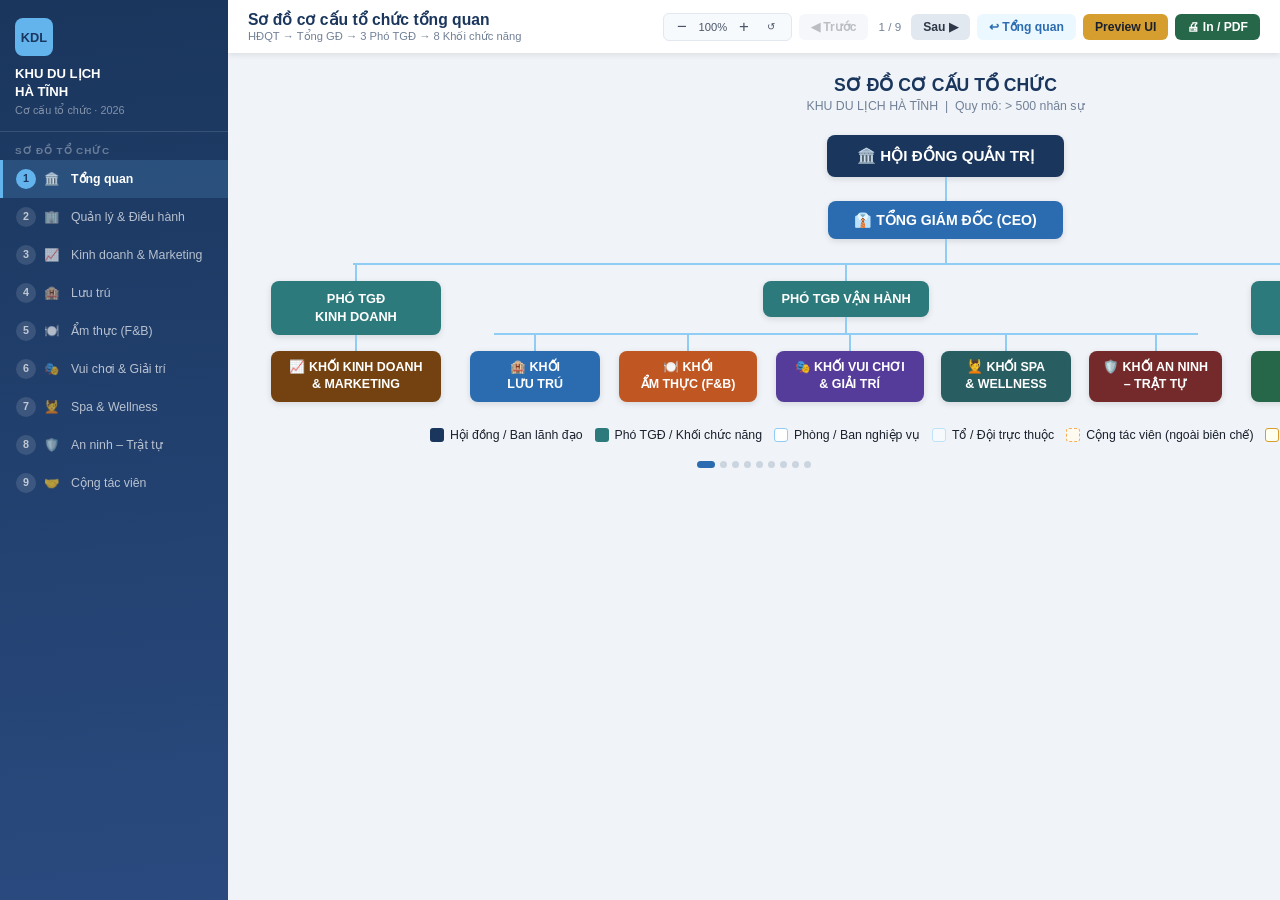
<file: charts_html/index.html>
<!DOCTYPE html>
<html lang="vi">
<head>
  <meta charset="UTF-8"/>
  <title>Cơ Cấu Tổ Chức – KDL Hà Tĩnh</title>
  <style>
    /* ── RESET ── */
    *{box-sizing:border-box;margin:0;padding:0}
    body{font-family:'Segoe UI',Tahoma,Geneva,Verdana,sans-serif;display:flex;height:100vh;background:#f0f4f8;color:#1a202c;overflow:hidden}

    /* ══════════════════════════════════════════
       SIDEBAR
    ══════════════════════════════════════════ */
    .sidebar{width:228px;min-width:228px;background:linear-gradient(175deg,#1a365d 0%,#2a4a7f 100%);color:#fff;display:flex;flex-direction:column;overflow-y:auto}
    .brand{padding:18px 15px 14px;border-bottom:1px solid rgba(255,255,255,.12)}
    .brand-logo{width:38px;height:38px;background:#63b3ed;border-radius:8px;font-weight:900;font-size:.8rem;display:flex;align-items:center;justify-content:center;color:#1a365d;margin-bottom:9px}
    .brand-name{font-size:.82rem;font-weight:700;line-height:1.4}
    .brand-sub{font-size:.68rem;color:rgba(255,255,255,.45);margin-top:2px}
    .nav-label{font-size:.62rem;font-weight:700;letter-spacing:.09em;color:rgba(255,255,255,.35);padding:13px 15px 4px;text-transform:uppercase}
    .nav-item{display:flex;align-items:center;gap:8px;padding:9px 13px;cursor:pointer;font-size:.77rem;color:rgba(255,255,255,.68);border-left:3px solid transparent;transition:all .14s;line-height:1.3}
    .nav-item:hover{background:rgba(255,255,255,.07);color:#fff}
    .nav-item.active{background:rgba(99,179,237,.18);border-left-color:#63b3ed;color:#fff;font-weight:600}
    .nav-num{min-width:20px;height:20px;background:rgba(255,255,255,.12);border-radius:50%;font-size:.67rem;font-weight:700;display:flex;align-items:center;justify-content:center;flex-shrink:0}
    .nav-item.active .nav-num{background:#63b3ed;color:#1a365d}

    /* ══════════════════════════════════════════
       MAIN LAYOUT
    ══════════════════════════════════════════ */
    .main{flex:1;display:flex;flex-direction:column;overflow:hidden;min-width:0}
    .topbar{background:#fff;padding:10px 20px;display:flex;align-items:center;justify-content:space-between;gap:16px;box-shadow:0 2px 6px rgba(0,0,0,.09);flex-shrink:0}
    .topbar-info{min-width:0}
    .topbar-title{font-size:.98rem;font-weight:700;color:#1a365d;white-space:nowrap;overflow:hidden;text-overflow:ellipsis}
    .topbar-sub{font-size:.7rem;color:#718096;margin-top:1px}
    .topbar-ctrl{display:flex;align-items:center;gap:7px;flex-shrink:0}
    .btn{padding:6px 12px;border:none;border-radius:6px;cursor:pointer;font-size:.76rem;font-weight:600;transition:background .13s}
    .btn:disabled{opacity:.32;cursor:not-allowed}
    .btn-nav{background:#e2e8f0;color:#2d3748}
    .btn-nav:not(:disabled):hover{background:#cbd5e0}
    .btn-print{background:#276749;color:#fff}
    .btn-print:hover{background:#22543d}
    .btn-preview{background:#d69e2e;color:#1a202c;text-decoration:none}
    .btn-preview:hover{background:#f6ad55}
    .btn-home{background:#ebf8ff;color:#2b6cb0}
    .btn-home:hover{background:#bee3f8}
    .zoom-group{display:flex;align-items:center;gap:3px;background:#f7fafc;border:1px solid #e2e8f0;border-radius:6px;padding:2px 7px}
    .zbtn{width:22px;height:22px;background:none;border:none;cursor:pointer;font-size:1.05rem;color:#4a5568;border-radius:4px;display:flex;align-items:center;justify-content:center}
    .zbtn:hover{background:#e2e8f0}
    .zlabel{font-size:.7rem;color:#4a5568;width:34px;text-align:center}
    .counter{font-size:.73rem;color:#718096;padding:0 3px;white-space:nowrap}

    .content{flex:1;overflow:auto;padding:22px 28px 14px}
    .zoom-wrap{transform-origin:top left;transition:transform .2s;display:inline-block;min-width:100%}
    .slide{display:none}
    .slide.active{display:block}

    .dot-nav{display:flex;justify-content:center;gap:5px;padding:7px 0 2px}
    .dot{width:7px;height:7px;background:#cbd5e0;border-radius:50%;cursor:pointer;transition:all .14s}
    .dot.active{background:#2b6cb0;width:18px;border-radius:4px}

    /* ══════════════════════════════════════════
       TREE COMPONENTS  (= so_do_co_cau_to_chuc.html)
    ══════════════════════════════════════════ */
    .tree{display:flex;flex-direction:column;align-items:center;padding-bottom:8px}

    .box{border-radius:8px;padding:10px 18px;text-align:center;font-size:.82rem;font-weight:600;white-space:nowrap;box-shadow:0 2px 6px rgba(0,0,0,.12)}

    /* levels */
    .lvl-hdqt {background:#1a365d;color:#fff;font-size:.95rem;padding:12px 30px}
    .lvl-bgd  {background:#2b6cb0;color:#fff;font-size:.88rem;padding:11px 26px}
    .lvl-ptgd {background:#2c7a7b;color:#fff;font-size:.8rem;padding:9px 18px;line-height:1.4;white-space:normal;text-align:center}
    .lvl-khoi {background:#2c7a7b;color:#fff;font-size:.78rem;padding:8px 14px;line-height:1.4;white-space:normal;text-align:center}
    .lvl-phong{background:#fff;color:#2d3748;border:1.5px solid #90cdf4;font-size:.8rem;white-space:normal;line-height:1.35;text-align:center}
    .lvl-to   {background:#f7fafc;color:#4a5568;border:1px solid #bee3f8;font-weight:500;font-size:.76rem;white-space:normal;text-align:center}
    .lvl-ctv  {background:#fffaf0;color:#744210;border:1.5px dashed #f6ad55;white-space:normal;line-height:1.35;text-align:center}
    .lvl-ctv-to{background:#fff;color:#744210;border:1px dashed #f6ad55;font-weight:500;font-size:.76rem;white-space:normal;text-align:center}
    .lvl-nghe {background:#fffff0;color:#744210;border:1.5px solid #d69e2e;font-weight:700;white-space:normal;line-height:1.35;text-align:center}

    /* connectors */
    .vl{width:2px;background:#90cdf4;margin:0 auto}
    .vl-sm{height:16px}
    .vl-md{height:24px}

    /* branch layout */
    .branch-wrap{position:relative;display:flex;justify-content:center}
    .branch-inner{display:flex;align-items:flex-start;gap:0;padding-top:2px}
    .hbar{position:absolute;top:0;height:2px;background:#90cdf4}
    .bc{display:flex;flex-direction:column;align-items:center;padding:0 7px}
    .sub-list{display:flex;flex-direction:column;align-items:center;gap:4px;margin-top:4px;width:100%}

    /* badge */
    .badge{display:inline-block;font-size:.62rem;background:#fed7aa;color:#7b341e;border-radius:4px;padding:1px 5px;margin-left:4px;vertical-align:middle}

    /* legend */
    .legend{display:flex;flex-wrap:wrap;gap:12px;justify-content:center;margin-top:26px;font-size:.77rem;padding-bottom:4px}
    .legend-item{display:flex;align-items:center;gap:6px}
    .ld{width:14px;height:14px;border-radius:3px;flex-shrink:0}

    /* slide title (inside chart) */
    .slide-head{text-align:center;margin-bottom:22px}
    .slide-head h2{font-size:1.1rem;font-weight:700;color:#1a365d}
    .slide-head p{font-size:.77rem;color:#718096;margin-top:3px}

    /* ══ CLICK PANEL ══════════════════════════════════════════════════════ */
    .lvl-to[onclick],.lvl-ctv-to[onclick]{cursor:pointer;transition:background .15s,transform .12s,box-shadow .15s}
    .lvl-to[onclick]:hover{background:#dbeafe!important;transform:translateY(-2px);box-shadow:0 4px 10px rgba(43,108,176,.18)}
    .lvl-ctv-to[onclick]:hover{background:#fef3c7!important;transform:translateY(-2px);box-shadow:0 4px 10px rgba(246,173,85,.2)}

    #detail-panel{position:fixed;top:0;right:-510px;width:480px;height:100vh;background:#fff;box-shadow:-4px 0 24px rgba(0,0,0,.18);z-index:9999;display:flex;flex-direction:column;transition:right .28s cubic-bezier(.4,0,.2,1);overflow:hidden}
    #detail-panel.open{right:0}
    #dp-header{padding:16px 16px 12px;color:#fff;position:relative;flex-shrink:0}
    #dp-close{position:absolute;top:10px;right:12px;background:rgba(255,255,255,.22);border:none;color:#fff;width:26px;height:26px;border-radius:50%;font-size:1.1rem;cursor:pointer;display:flex;align-items:center;justify-content:center;line-height:1}
    #dp-close:hover{background:rgba(255,255,255,.4)}
    #dp-name{font-size:.95rem;font-weight:700;line-height:1.35;padding-right:30px}
    #dp-parent{font-size:.7rem;opacity:.8;margin-top:3px}
    #dp-tabs{display:flex;border-bottom:2px solid #e2e8f0;flex-shrink:0;background:#f7fafc}
    .dp-tab{flex:1;padding:9px 2px;border:none;background:none;cursor:pointer;font-size:.7rem;font-weight:700;color:#718096;border-bottom:2px solid transparent;margin-bottom:-2px;transition:all .15s;letter-spacing:.03em}
    .dp-tab.active{color:#2b6cb0;border-bottom-color:#2b6cb0;background:#fff}
    .dp-tab:hover:not(.active){background:#edf2f7;color:#4a5568}
    #dp-body{flex:1;overflow:hidden;position:relative}
    .tab-pane{position:absolute;inset:0;overflow-y:auto;padding:14px 16px 20px;display:none}
    .tab-pane.active{display:block}
    .tab-empty{text-align:center;color:#a0aec0;padding:40px 16px;font-size:.8rem;line-height:1.7}
    .dp-section{margin-bottom:14px}
    details.fr-bucket{margin-bottom:10px;border:1px solid #e2e8f0;border-radius:6px;overflow:hidden}
    details.fr-bucket summary.fr-bucket-head{font-size:.65rem;font-weight:700;letter-spacing:.07em;text-transform:uppercase;color:#2d3748;background:#edf2f7;padding:6px 10px;cursor:pointer;list-style:none;display:flex;align-items:center;gap:6px}
    details.fr-bucket summary.fr-bucket-head::before{content:'▶';font-size:.55rem;transition:transform .15s}
    details.fr-bucket[open] summary.fr-bucket-head::before{transform:rotate(90deg)}
    .fr-item{padding:7px 10px;border-bottom:1px solid #f0f4f8;font-size:.74rem;line-height:1.45}
    .fr-item:last-child{border-bottom:none}
    .fr-item-top{display:flex;align-items:center;gap:6px;margin-bottom:2px}
    .fr-code{font-weight:700;color:#2b6cb0;white-space:nowrap;font-size:.68rem}
    .fr-name{flex:1;color:#2d3748;font-weight:600}
    .fr-desc{color:#4a5568;font-size:.7rem;margin-bottom:2px}
    .fr-rules{color:#718096;font-size:.67rem;font-style:italic}
    .fr-badge{font-size:.59rem;padding:2px 5px;border-radius:3px;font-weight:800;white-space:nowrap;flex-shrink:0;align-self:flex-start;margin-top:1px}
    .badge-p1{background:#fed7d7;color:#9b2335}
    .badge-p2{background:#feebc8;color:#7b341e}
    .badge-p3{background:#e2e8f0;color:#4a5568}
    .nfr-cat{margin-bottom:12px;border:1px solid #e2e8f0;border-radius:6px;overflow:hidden}
    .nfr-cat-title{font-size:.63rem;font-weight:800;letter-spacing:.08em;text-transform:uppercase;color:#fff;background:#4a5568;padding:5px 10px}
    .nfr-item{padding:6px 10px;border-bottom:1px solid #f0f4f8;font-size:.73rem}
    .nfr-item:last-child{border-bottom:none}
    .nfr-code{font-weight:700;color:#553c9a;font-size:.64rem}
    .nfr-name{font-weight:600;color:#2d3748}
    .nfr-target{color:#718096;font-size:.67rem;margin-top:2px}
    .schema-mod{margin-bottom:14px}
    .schema-mod-title{font-size:.65rem;font-weight:800;letter-spacing:.07em;text-transform:uppercase;background:#2b6cb0;color:#fff;padding:5px 10px;border-radius:4px;margin-bottom:6px}
    .schema-entity{margin-bottom:6px;border:1px solid #bee3f8;border-radius:6px;overflow:hidden}
    .schema-entity-name{font-size:.7rem;font-weight:700;color:#2b6cb0;background:#ebf8ff;padding:4px 10px}
    .schema-cols{font-size:.65rem;color:#4a5568;padding:5px 10px 7px;display:flex;flex-wrap:wrap;gap:4px 8px}
    .schema-col{background:#f7fafc;border:1px solid #e2e8f0;border-radius:3px;padding:1px 5px;font-family:monospace}
    @media (max-width:900px){#detail-panel{width:min(480px,100vw);right:calc(-1*min(480px,100vw) - 10px)}}
    .dp-label{font-size:.62rem;font-weight:700;letter-spacing:.08em;text-transform:uppercase;color:#718096;margin-bottom:6px}
    .dp-leader{display:flex;align-items:center;gap:10px;background:#f7fafc;border-radius:8px;padding:10px 12px}
    .dp-avatar{width:34px;height:34px;border-radius:50%;display:flex;align-items:center;justify-content:center;font-size:1.1rem;flex-shrink:0}
    .dp-leader-info{min-width:0}
    .dp-leader-title{font-size:.78rem;font-weight:700;color:#2d3748}
    .dp-leader-count{font-size:.68rem;color:#718096;margin-top:1px}
    .dp-shift{display:inline-flex;align-items:center;gap:6px;background:#ebf8ff;color:#2b6cb0;border-radius:6px;padding:6px 12px;font-size:.76rem;font-weight:600}
    .dp-shift-time{font-size:.68rem;color:#4a5568;margin-top:4px}
    .dp-role-row{display:flex;justify-content:space-between;align-items:center;padding:5px 0;border-bottom:1px solid #f0f4f8;font-size:.76rem;color:#4a5568}
    .dp-role-row:last-child{border-bottom:none}
    .dp-count{background:#e2e8f0;color:#2d3748;border-radius:10px;padding:1px 8px;font-size:.68rem;font-weight:700}
    .dp-total{background:#1a365d;color:#fff;border-radius:8px;padding:10px 14px;display:flex;justify-content:space-between;align-items:center}
    .dp-total-label{font-size:.78rem;font-weight:600}
    .dp-total-num{font-size:1.3rem;font-weight:800}
    #dp-overlay{display:none;position:fixed;inset:0;z-index:9998;background:rgba(0,0,0,.25)}
    #dp-overlay.open{display:block}

    @media print{
      .sidebar,.topbar,.dot-nav{display:none!important}
      body{display:block;height:auto;overflow:visible}
      .main{display:block}
      .content{padding:12px;overflow:visible}
      .zoom-wrap{transform:none!important;display:block}
      .slide{display:block!important;page-break-after:always}
    }
  </style>
</head>
<body>

<!-- ══ DETAIL PANEL ═══════════════════════════════════════════════════ -->
<div id="dp-overlay" onclick="closePanel()"></div>
<div id="detail-panel">
  <div id="dp-header">
    <button id="dp-close" onclick="closePanel()">✕</button>
    <div id="dp-name"></div>
    <div id="dp-parent"></div>
  </div>
  <div id="dp-tabs">
    <button class="dp-tab active" data-tab="ns" onclick="switchTab('ns',this)">👥 Nhân sự</button>
    <button class="dp-tab" data-tab="fr" onclick="switchTab('fr',this)">📋 FR</button>
    <button class="dp-tab" data-tab="nfr" onclick="switchTab('nfr',this)">⚙️ NFR</button>
    <button class="dp-tab" data-tab="db" onclick="switchTab('db',this)">🗄️ Schema</button>
  </div>
  <div id="dp-body">
    <!-- TAB: Nhân sự -->
    <div id="tab-ns" class="tab-pane active">
      <div class="dp-section" id="dp-sec-leader">
        <div class="dp-label">Người đứng đầu</div>
        <div class="dp-leader">
          <div class="dp-avatar" id="dp-avatar">👤</div>
          <div class="dp-leader-info">
            <div class="dp-leader-title" id="dp-leader-title"></div>
            <div class="dp-leader-count" id="dp-deputy"></div>
          </div>
        </div>
      </div>
      <div class="dp-section">
        <div class="dp-label">Ca làm việc</div>
        <div class="dp-shift" id="dp-shift-badge"></div>
        <div class="dp-shift-time" id="dp-shift-time"></div>
      </div>
      <div class="dp-section" id="dp-sec-roles">
        <div class="dp-label">Cơ cấu nhân sự</div>
        <div id="dp-roles"></div>
      </div>
      <div class="dp-total">
        <span class="dp-total-label">Tổng quân số</span>
        <span class="dp-total-num" id="dp-total"></span>
      </div>
      <div class="dp-section" id="dp-note-wrap" style="margin-top:12px;display:none">
        <div class="dp-label">Ghi chú</div>
        <div id="dp-note" style="font-size:.74rem;color:#718096;line-height:1.55"></div>
      </div>
    </div>
    <!-- TAB: FR -->
    <div id="tab-fr" class="tab-pane"></div>
    <!-- TAB: NFR -->
    <div id="tab-nfr" class="tab-pane"></div>
    <!-- TAB: Schema DB -->
    <div id="tab-db" class="tab-pane"></div>
  </div>
</div>

<!-- ══ SIDEBAR ══════════════════════════════════════════════════════════ -->
<nav class="sidebar">
  <div class="brand">
    <div class="brand-logo">KDL</div>
    <div class="brand-name">KHU DU LỊCH<br/>HÀ TĨNH</div>
    <div class="brand-sub">Cơ cấu tổ chức · 2026</div>
  </div>
  <div class="nav-label">Sơ đồ tổ chức</div>
  <div id="nav-list"></div>
</nav>

<!-- ══ MAIN ═════════════════════════════════════════════════════════════ -->
<div class="main">

  <div class="topbar">
    <div class="topbar-info">
      <div id="slide-title" class="topbar-title"></div>
      <div id="slide-sub"   class="topbar-sub"></div>
    </div>
    <div class="topbar-ctrl">
      <div class="zoom-group">
        <button class="zbtn" onclick="dz(-0.15)">−</button>
        <span class="zlabel" id="zlabel">100%</span>
        <button class="zbtn" onclick="dz(+0.15)">+</button>
        <button class="zbtn" onclick="rz()" style="font-size:.6rem;width:26px">↺</button>
      </div>
      <button class="btn btn-nav"   id="btn-prev" onclick="nav(-1)">◀ Trước</button>
      <span   class="counter"       id="counter">1 / 9</span>
      <button class="btn btn-nav"   id="btn-next" onclick="nav(+1)">Sau ▶</button>
      <button class="btn btn-home"  onclick="goTo(0)">↩ Tổng quan</button>
      <a class="btn btn-preview" href="/prototype/#hub/workflows">Preview UI</a>
      <button class="btn btn-print" onclick="window.print()">🖨 In / PDF</button>
    </div>
  </div>

  <div class="content">
    <div class="zoom-wrap" id="zwrap">

      <!-- ══════════════════════════════════════════
           SLIDE 0 – TỔNG QUAN
      ══════════════════════════════════════════ -->
      <div id="slide-0" class="slide active">
        <div class="slide-head">
          <h2>SƠ ĐỒ CƠ CẤU TỔ CHỨC</h2>
          <p>KHU DU LỊCH HÀ TĨNH &nbsp;|&nbsp; Quy mô: &gt; 500 nhân sự</p>
        </div>
        <div class="tree">

          <div class="box lvl-hdqt">🏛️ HỘI ĐỒNG QUẢN TRỊ</div>
          <div class="vl vl-md"></div>
          <div class="box lvl-bgd">👔 TỔNG GIÁM ĐỐC (CEO)</div>
          <div class="vl vl-md"></div>

          <!-- 4 cột cấp Phó TGĐ -->
          <div class="branch-wrap">
            <div class="hbar" style="left:7%;right:7%"></div>
            <div class="branch-inner">

              <!-- PTGD1 -->
              <div class="bc" style="min-width:200px">
                <div class="vl vl-sm"></div>
                <div class="box lvl-ptgd" style="min-width:170px">PHÓ TGĐ<br/>KINH DOANH</div>
                <div class="vl vl-sm"></div>
                <div class="box lvl-khoi" style="background:#744210;min-width:170px">📈 KHỐI KINH DOANH<br/>&amp; MARKETING</div>
              </div>

              <!-- PTGD2 + 5 khối vận hành -->
              <div class="bc" style="min-width:770px">
                <div class="vl vl-sm"></div>
                <div class="box lvl-ptgd">PHÓ TGĐ VẬN HÀNH</div>
                <div class="vl vl-sm"></div>
                <div class="branch-wrap" style="width:100%">
                  <div class="hbar" style="left:4%;right:4%"></div>
                  <div class="branch-inner">
                    <div class="bc" style="min-width:148px"><div class="vl vl-sm"></div><div class="box lvl-khoi" style="background:#2b6cb0;min-width:130px">🏨 KHỐI<br/>LƯU TRÚ</div></div>
                    <div class="bc" style="min-width:158px"><div class="vl vl-sm"></div><div class="box lvl-khoi" style="background:#c05621;min-width:138px">🍽️ KHỐI<br/>ẨM THỰC (F&amp;B)</div></div>
                    <div class="bc" style="min-width:165px"><div class="vl vl-sm"></div><div class="box lvl-khoi" style="background:#553c9a;min-width:148px">🎭 KHỐI VUI CHƠI<br/>&amp; GIẢI TRÍ</div></div>
                    <div class="bc" style="min-width:148px"><div class="vl vl-sm"></div><div class="box lvl-khoi" style="background:#285e61;min-width:130px">💆 KHỐI SPA<br/>&amp; WELLNESS</div></div>
                    <div class="bc" style="min-width:151px"><div class="vl vl-sm"></div><div class="box lvl-khoi" style="background:#742a2a;min-width:133px">🛡️ KHỐI AN NINH<br/>– TRẬT TỰ</div></div>
                  </div>
                </div>
              </div>

              <!-- PTGD3 -->
              <div class="bc" style="min-width:210px">
                <div class="vl vl-sm"></div>
                <div class="box lvl-ptgd" style="min-width:180px">PHÓ TGĐ NHÂN SỰ<br/>&amp; HỖ TRỢ</div>
                <div class="vl vl-sm"></div>
                <div class="box lvl-khoi" style="background:#276749;min-width:180px">🏢 KHỐI QUẢN LÝ<br/>&amp; ĐIỀU HÀNH</div>
              </div>

              <!-- CTV -->
              <div class="bc" style="min-width:185px">
                <div class="vl vl-sm"></div>
                <div class="box lvl-ctv" style="font-weight:700;min-width:158px">🤝 KHỐI<br/>CỘNG TÁC VIÊN<span class="badge">CTV</span></div>
              </div>

            </div>
          </div>

          <!-- LEGEND -->
          <div class="legend">
            <div class="legend-item"><div class="ld" style="background:#1a365d"></div><span>Hội đồng / Ban lãnh đạo</span></div>
            <div class="legend-item"><div class="ld" style="background:#2c7a7b"></div><span>Phó TGĐ / Khối chức năng</span></div>
            <div class="legend-item"><div class="ld" style="background:#fff;border:1.5px solid #90cdf4"></div><span>Phòng / Ban nghiệp vụ</span></div>
            <div class="legend-item"><div class="ld" style="background:#f7fafc;border:1px solid #bee3f8"></div><span>Tổ / Đội trực thuộc</span></div>
            <div class="legend-item"><div class="ld" style="background:#fffaf0;border:1.5px dashed #f6ad55"></div><span>Cộng tác viên (ngoài biên chế)</span></div>
            <div class="legend-item"><div class="ld" style="background:#fffff0;border:1.5px solid #d69e2e"></div><span><span class="badge">Đặc thù HT</span> Nghệ thuật Hà Tĩnh</span></div>
          </div>
        </div>
      </div><!-- /slide-0 -->

      <!-- ══════════════════════════════════════════
           SLIDE 1 – KHỐI QUẢN LÝ & ĐIỀU HÀNH
      ══════════════════════════════════════════ -->
      <div id="slide-1" class="slide">
        <div class="slide-head"><h2>🏢 KHỐI QUẢN LÝ &amp; ĐIỀU HÀNH</h2><p>Phó TGĐ Nhân sự &amp; Hỗ trợ phụ trách</p></div>
        <div class="tree">
          <div class="box lvl-khoi" style="background:#276749;font-size:.9rem;padding:11px 28px">🏢 KHỐI QUẢN LÝ &amp; ĐIỀU HÀNH</div>
          <div class="vl vl-md"></div>
          <div class="branch-wrap">
            <div class="hbar" style="left:11%;right:11%"></div>
            <div class="branch-inner">

              <div class="bc" style="min-width:195px">
                <div class="vl vl-sm"></div>
                <div class="box lvl-phong" style="min-width:172px">P. Hành chính – Nhân sự</div>
                <div class="vl vl-sm"></div>
                <div class="sub-list">
                  <div class="box lvl-to" style="width:172px" onclick="showTo('ql-tuyen-dung')">Tổ Tuyển dụng</div>
                  <div class="box lvl-to" style="width:172px" onclick="showTo('ql-luong-bhxh')">Tổ Lương – BHXH – Phúc lợi</div>
                  <div class="box lvl-to" style="width:172px" onclick="showTo('ql-dao-tao')">Tổ Đào tạo &amp; Phát triển NS</div>
                  <div class="box lvl-to" style="width:172px" onclick="showTo('ql-hanh-chinh')">Tổ Hành chính – Văn thư</div>
                </div>
              </div>

              <div class="bc" style="min-width:195px">
                <div class="vl vl-sm"></div>
                <div class="box lvl-phong" style="min-width:172px">P. Tài chính – Kế toán</div>
                <div class="vl vl-sm"></div>
                <div class="sub-list">
                  <div class="box lvl-to" style="width:172px" onclick="showTo('ql-ke-toan-th')">Tổ Kế toán tổng hợp</div>
                  <div class="box lvl-to" style="width:172px" onclick="showTo('ql-ke-toan-cp')">Tổ Kế toán chi phí – Thu chi</div>
                  <div class="box lvl-to" style="width:172px" onclick="showTo('ql-ngan-quy')">Tổ Ngân quỹ &amp; Thanh toán</div>
                </div>
              </div>

              <div class="bc" style="min-width:195px">
                <div class="vl vl-sm"></div>
                <div class="box lvl-phong" style="min-width:172px">P. Pháp chế – Tuân thủ</div>
                <div class="vl vl-sm"></div>
                <div class="sub-list">
                  <div class="box lvl-to" style="width:172px" onclick="showTo('ql-phap-che')">Chuyên viên Pháp chế</div>
                  <div class="box lvl-to" style="width:172px" onclick="showTo('ql-kiem-soat')">Chuyên viên Kiểm soát nội bộ</div>
                </div>
              </div>

              <div class="bc" style="min-width:195px">
                <div class="vl vl-sm"></div>
                <div class="box lvl-phong" style="min-width:172px">P. Công nghệ thông tin</div>
                <div class="vl vl-sm"></div>
                <div class="sub-list">
                  <div class="box lvl-to" style="width:172px" onclick="showTo('ql-ha-tang')">Tổ Hạ tầng &amp; Hệ thống</div>
                  <div class="box lvl-to" style="width:172px" onclick="showTo('ql-phan-mem')">Tổ Phần mềm &amp; Dữ liệu (PMS/ERP)</div>
                </div>
              </div>

            </div>
          </div>
        </div>
      </div><!-- /slide-1 -->

      <!-- ══════════════════════════════════════════
           SLIDE 2 – KHỐI KINH DOANH & MARKETING
      ══════════════════════════════════════════ -->
      <div id="slide-2" class="slide">
        <div class="slide-head"><h2>📈 KHỐI KINH DOANH &amp; MARKETING</h2><p>Phó TGĐ Kinh doanh phụ trách</p></div>
        <div class="tree">
          <div class="box lvl-khoi" style="background:#744210;font-size:.9rem;padding:11px 28px">📈 KHỐI KINH DOANH &amp; MARKETING</div>
          <div class="vl vl-md"></div>
          <div class="branch-wrap">
            <div class="hbar" style="left:11%;right:11%"></div>
            <div class="branch-inner">

              <div class="bc" style="min-width:200px">
                <div class="vl vl-sm"></div>
                <div class="box lvl-phong" style="min-width:178px">P. Kinh doanh – Bán hàng</div>
                <div class="vl vl-sm"></div>
                <div class="sub-list">
                  <div class="box lvl-to" style="width:178px" onclick="showTo('kd-noi-dia')">Tổ Kinh doanh nội địa</div>
                  <div class="box lvl-to" style="width:178px" onclick="showTo('kd-quoc-te')">Tổ Kinh doanh quốc tế &amp; MICE</div>
                  <div class="box lvl-to" style="width:178px" onclick="showTo('kd-doi-tac')">Tổ Đối tác – OTA – Đại lý</div>
                </div>
              </div>

              <div class="bc" style="min-width:205px">
                <div class="vl vl-sm"></div>
                <div class="box lvl-phong" style="min-width:182px">P. Marketing &amp; Truyền thông</div>
                <div class="vl vl-sm"></div>
                <div class="sub-list">
                  <div class="box lvl-to" style="width:182px" onclick="showTo('kd-noi-dung')">Tổ Nội dung &amp; Mạng xã hội</div>
                  <div class="box lvl-to" style="width:182px" onclick="showTo('kd-thiet-ke')">Tổ Thiết kế – Truyền thông</div>
                  <div class="box lvl-to" style="width:182px" onclick="showTo('kd-pr-sk')">Tổ PR &amp; Sự kiện quảng bá</div>
                </div>
              </div>

              <div class="bc" style="min-width:200px">
                <div class="vl vl-sm"></div>
                <div class="box lvl-phong" style="min-width:178px">P. Quan hệ khách hàng (CRM)</div>
                <div class="vl vl-sm"></div>
                <div class="sub-list">
                  <div class="box lvl-to" style="width:178px" onclick="showTo('kd-cham-soc')">Tổ Chăm sóc khách hàng</div>
                  <div class="box lvl-to" style="width:178px" onclick="showTo('kd-loyalty')">Tổ Khách hàng thân thiết (Loyalty)</div>
                </div>
              </div>

              <div class="bc" style="min-width:205px">
                <div class="vl vl-sm"></div>
                <div class="box lvl-phong" style="min-width:182px">P. Đặt phòng &amp; Revenue</div>
                <div class="vl vl-sm"></div>
                <div class="sub-list">
                  <div class="box lvl-to" style="width:182px" onclick="showTo('kd-revenue')">Chuyên viên Revenue Manager</div>
                  <div class="box lvl-to" style="width:182px" onclick="showTo('kd-dat-phong')">Tổ Đặt phòng (Reservation)</div>
                </div>
              </div>

            </div>
          </div>
        </div>
      </div><!-- /slide-2 -->

      <!-- ══════════════════════════════════════════
           SLIDE 3 – KHỐI LƯU TRÚ
      ══════════════════════════════════════════ -->
      <div id="slide-3" class="slide">
        <div class="slide-head"><h2>🏨 KHỐI LƯU TRÚ</h2><p>Phó TGĐ Vận hành phụ trách</p></div>
        <div class="tree">
          <div class="box lvl-khoi" style="background:#2b6cb0;font-size:.9rem;padding:11px 28px">🏨 KHỐI LƯU TRÚ</div>
          <div class="vl vl-md"></div>
          <div class="branch-wrap">
            <div class="hbar" style="left:11%;right:11%"></div>
            <div class="branch-inner">

              <div class="bc" style="min-width:195px">
                <div class="vl vl-sm"></div>
                <div class="box lvl-phong" style="min-width:172px">Ban Lễ tân (Front Office)</div>
                <div class="vl vl-sm"></div>
                <div class="sub-list">
                  <div class="box lvl-to" style="width:172px" onclick="showTo('lt-reception')">Tổ Lễ tân chính (Reception)</div>
                  <div class="box lvl-to" style="width:172px" onclick="showTo('lt-concierge')">Tổ Concierge / Bell / Valet</div>
                  <div class="box lvl-to" style="width:172px" onclick="showTo('lt-gro')">Tổ Guest Relations (GRO)</div>
                </div>
              </div>

              <div class="bc" style="min-width:195px">
                <div class="vl vl-sm"></div>
                <div class="box lvl-phong" style="min-width:172px">Ban Buồng phòng (Housekeeping)</div>
                <div class="vl vl-sm"></div>
                <div class="sub-list">
                  <div class="box lvl-to" style="width:172px" onclick="showTo('lt-don-phong')">Tổ Dọn phòng – Tầng</div>
                  <div class="box lvl-to" style="width:172px" onclick="showTo('lt-laundry')">Tổ Giặt là – Laundry</div>
                  <div class="box lvl-to" style="width:172px" onclick="showTo('lt-kiem-phong')">Tổ Kiểm phòng – Mini-bar</div>
                </div>
              </div>

              <div class="bc" style="min-width:195px">
                <div class="vl vl-sm"></div>
                <div class="box lvl-phong" style="min-width:172px">Ban Bảo trì – Kỹ thuật</div>
                <div class="vl vl-sm"></div>
                <div class="sub-list">
                  <div class="box lvl-to" style="width:172px" onclick="showTo('lt-dien')">Tổ Điện – Điều hòa – Nước</div>
                  <div class="box lvl-to" style="width:172px" onclick="showTo('lt-co-khi')">Tổ Cơ khí – Xây dựng nhỏ</div>
                  <div class="box lvl-to" style="width:172px" onclick="showTo('lt-pccc')">Tổ Hệ thống PCCC</div>
                </div>
              </div>

              <div class="bc" style="min-width:195px">
                <div class="vl vl-sm"></div>
                <div class="box lvl-phong" style="min-width:172px">Ban Cảnh quan – Môi trường</div>
                <div class="vl vl-sm"></div>
                <div class="sub-list">
                  <div class="box lvl-to" style="width:172px" onclick="showTo('lt-cay-xanh')">Tổ Cây xanh – Vườn hoa</div>
                  <div class="box lvl-to" style="width:172px" onclick="showTo('lt-ve-sinh')">Tổ Vệ sinh môi trường</div>
                </div>
              </div>

            </div>
          </div>
        </div>
      </div><!-- /slide-3 -->

      <!-- ══════════════════════════════════════════
           SLIDE 4 – KHỐI ẨM THỰC (F&B)
      ══════════════════════════════════════════ -->
      <div id="slide-4" class="slide">
        <div class="slide-head"><h2>🍽️ KHỐI ẨM THỰC (F&amp;B)</h2><p>Phó TGĐ Vận hành phụ trách</p></div>
        <div class="tree">
          <div class="box lvl-khoi" style="background:#c05621;font-size:.9rem;padding:11px 28px">🍽️ KHỐI ẨM THỰC (F&amp;B)</div>
          <div class="vl vl-md"></div>
          <div class="branch-wrap">
            <div class="hbar" style="left:8%;right:8%"></div>
            <div class="branch-inner">

              <div class="bc" style="min-width:185px">
                <div class="vl vl-sm"></div>
                <div class="box lvl-phong" style="min-width:165px">Nhà hàng chính (All-Day)</div>
                <div class="vl vl-sm"></div>
                <div class="sub-list">
                  <div class="box lvl-to" style="width:165px" onclick="showTo('fb-phuc-vu-ban')">Tổ Phục vụ bàn (Waitstaff)</div>
                  <div class="box lvl-to" style="width:165px" onclick="showTo('fb-thu-ngan')">Tổ Thu ngân – Order</div>
                </div>
              </div>

              <div class="bc" style="min-width:190px">
                <div class="vl vl-sm"></div>
                <div class="box lvl-phong" style="min-width:168px">Nhà hàng đặc sản Hà Tĩnh</div>
                <div class="vl vl-sm"></div>
                <div class="sub-list">
                  <div class="box lvl-to" style="width:168px" onclick="showTo('fb-bep-dac-san')">Bếp đặc sản Hà Tĩnh</div>
                  <div class="box lvl-to" style="width:168px" onclick="showTo('fb-trinh-bay')">Tổ Trình bày &amp; Giới thiệu món</div>
                </div>
              </div>

              <div class="bc" style="min-width:180px">
                <div class="vl vl-sm"></div>
                <div class="box lvl-phong" style="min-width:160px">Bar – Café – Rooftop</div>
                <div class="vl vl-sm"></div>
                <div class="sub-list">
                  <div class="box lvl-to" style="width:160px" onclick="showTo('fb-bartender')">Bartender – Barista</div>
                  <div class="box lvl-to" style="width:160px" onclick="showTo('fb-bar-lounge')">Phục vụ Bar – Lounge</div>
                </div>
              </div>

              <div class="bc" style="min-width:195px">
                <div class="vl vl-sm"></div>
                <div class="box lvl-phong" style="min-width:172px">Bếp trung tâm &amp; Pastry</div>
                <div class="vl vl-sm"></div>
                <div class="sub-list">
                  <div class="box lvl-to" style="width:172px" onclick="showTo('fb-bep-nong')">Tổ Bếp nóng (Hot Kitchen)</div>
                  <div class="box lvl-to" style="width:172px" onclick="showTo('fb-bep-nguoi')">Tổ Bếp nguội (Cold Kitchen)</div>
                  <div class="box lvl-to" style="width:172px" onclick="showTo('fb-pastry')">Tổ Bánh – Pastry &amp; Bakery</div>
                  <div class="box lvl-to" style="width:172px" onclick="showTo('fb-kho')">Tổ Kho nguyên liệu</div>
                </div>
              </div>

              <div class="bc" style="min-width:185px">
                <div class="vl vl-sm"></div>
                <div class="box lvl-phong" style="min-width:165px">Tổ Tiệc &amp; Banquet</div>
                <div class="vl vl-sm"></div>
                <div class="sub-list">
                  <div class="box lvl-to" style="width:165px" onclick="showTo('fb-setup-tiec')">Tổ Setup tiệc – Décor bàn</div>
                  <div class="box lvl-to" style="width:165px" onclick="showTo('fb-banquet')">Tổ Phục vụ sự kiện – Banquet</div>
                </div>
              </div>

            </div>
          </div>
        </div>
      </div><!-- /slide-4 -->

      <!-- ══════════════════════════════════════════
           SLIDE 5 – KHỐI VUI CHƠI & GIẢI TRÍ
      ══════════════════════════════════════════ -->
      <div id="slide-5" class="slide">
        <div class="slide-head"><h2>🎭 KHỐI VUI CHƠI &amp; GIẢI TRÍ</h2><p>Phó TGĐ Vận hành phụ trách &nbsp;|&nbsp; <span style="color:#b7791f">★ Đặc thù văn hóa Hà Tĩnh</span></p></div>
        <div class="tree">
          <div class="box lvl-khoi" style="background:#553c9a;font-size:.9rem;padding:11px 28px">🎭 KHỐI VUI CHƠI &amp; GIẢI TRÍ</div>
          <div class="vl vl-md"></div>
          <div class="branch-wrap">
            <div class="hbar" style="left:11%;right:11%"></div>
            <div class="branch-inner">

              <div class="bc" style="min-width:200px">
                <div class="vl vl-sm"></div>
                <div class="box lvl-phong" style="min-width:178px">Trung tâm Thể thao – Outdoor</div>
                <div class="vl vl-sm"></div>
                <div class="sub-list">
                  <div class="box lvl-to" style="width:178px" onclick="showTo('vg-tt-nuoc')">Tổ Thể thao dưới nước</div>
                  <div class="box lvl-to" style="width:178px" onclick="showTo('vg-tt-bo')">Tổ Thể thao trên bờ</div>
                  <div class="box lvl-to" style="width:178px" onclick="showTo('vg-hlv')">Tổ HLV – Hướng dẫn thể thao</div>
                </div>
              </div>

              <div class="bc" style="min-width:195px">
                <div class="vl vl-sm"></div>
                <div class="box lvl-phong" style="min-width:172px">Khu Vui chơi – Công viên</div>
                <div class="vl vl-sm"></div>
                <div class="sub-list">
                  <div class="box lvl-to" style="width:172px" onclick="showTo('vg-tro-choi')">Tổ Vận hành trò chơi – Khu trẻ em</div>
                  <div class="box lvl-to" style="width:172px" onclick="showTo('vg-an-toan')">Tổ An toàn khu vui chơi</div>
                </div>
              </div>

              <div class="bc" style="min-width:195px">
                <div class="vl vl-sm"></div>
                <div class="box lvl-phong" style="min-width:172px">Tổ chức Sự kiện &amp; MICE</div>
                <div class="vl vl-sm"></div>
                <div class="sub-list">
                  <div class="box lvl-to" style="width:172px" onclick="showTo('vg-ke-hoach')">Tổ Kế hoạch &amp; Điều phối sự kiện</div>
                  <div class="box lvl-to" style="width:172px" onclick="showTo('vg-am-thanh')">Tổ Âm thanh – Ánh sáng – Sân khấu</div>
                  <div class="box lvl-to" style="width:172px" onclick="showTo('vg-le-tan-sk')">Tổ Lễ tân sự kiện – MC</div>
                </div>
              </div>

              <!-- Đặc thù HT -->
              <div class="bc" style="min-width:205px">
                <div class="vl vl-sm"></div>
                <div class="box lvl-nghe" style="min-width:182px">🎵 Đội Nghệ thuật Dân gian<span class="badge">Đặc thù HT</span></div>
                <div class="vl vl-sm"></div>
                <div class="sub-list">
                  <div class="box lvl-to" style="width:182px;border-color:#d69e2e" onclick="showTo('vg-hat-vi-dam')">Hát Ví Dặm Nghệ Tĩnh (UNESCO)</div>
                  <div class="box lvl-to" style="width:182px;border-color:#d69e2e" onclick="showTo('vg-mua-dan-gian')">Múa dân gian – Nhạc cụ truyền thống</div>
                  <div class="box lvl-to" style="width:182px;border-color:#d69e2e" onclick="showTo('vg-bieu-dien')">Biểu diễn lễ hội – Tái hiện văn hóa</div>
                  <div class="box lvl-to" style="width:182px;border-color:#d69e2e" onclick="showTo('vg-phuc-trang')">Tổ Phục trang – Đạo cụ dân gian</div>
                </div>
              </div>

            </div>
          </div>
        </div>
      </div><!-- /slide-5 -->

      <!-- ══════════════════════════════════════════
           SLIDE 6 – KHỐI SPA & WELLNESS
      ══════════════════════════════════════════ -->
      <div id="slide-6" class="slide">
        <div class="slide-head"><h2>💆 KHỐI SPA &amp; WELLNESS</h2><p>Phó TGĐ Vận hành phụ trách</p></div>
        <div class="tree">
          <div class="box lvl-khoi" style="background:#285e61;font-size:.9rem;padding:11px 28px">💆 KHỐI SPA &amp; WELLNESS</div>
          <div class="vl vl-md"></div>
          <div class="branch-wrap">
            <div class="hbar" style="left:11%;right:11%"></div>
            <div class="branch-inner">

              <div class="bc" style="min-width:200px">
                <div class="vl vl-sm"></div>
                <div class="box lvl-phong" style="min-width:178px;border-color:#81e6d9">Spa – Massage – Trị liệu</div>
                <div class="vl vl-sm"></div>
                <div class="sub-list">
                  <div class="box lvl-to" style="width:178px;border-color:#9ae6b4" onclick="showTo('sw-massage')">Tổ Massage trị liệu – Thư giãn</div>
                  <div class="box lvl-to" style="width:178px;border-color:#9ae6b4" onclick="showTo('sw-cham-soc-da')">Tổ Chăm sóc da – Beauty</div>
                  <div class="box lvl-to" style="width:178px;border-color:#9ae6b4" onclick="showTo('sw-xong-hoi')">Tổ Xông hơi – Tắm thảo dược</div>
                  <div class="box lvl-to" style="width:178px;border-color:#9ae6b4" onclick="showTo('sw-le-tan-spa')">Tổ Lễ tân &amp; Tư vấn Spa</div>
                </div>
              </div>

              <div class="bc" style="min-width:195px">
                <div class="vl vl-sm"></div>
                <div class="box lvl-phong" style="min-width:172px;border-color:#81e6d9">Gym – Yoga – Fitness</div>
                <div class="vl vl-sm"></div>
                <div class="sub-list">
                  <div class="box lvl-to" style="width:172px;border-color:#9ae6b4" onclick="showTo('sw-hlv-gym')">Huấn luyện viên PT – Gym</div>
                  <div class="box lvl-to" style="width:172px;border-color:#9ae6b4" onclick="showTo('sw-yoga')">Giáo viên Yoga – Thiền</div>
                  <div class="box lvl-to" style="width:172px;border-color:#9ae6b4" onclick="showTo('sw-van-hanh-gym')">Tổ Vận hành thiết bị phòng tập</div>
                </div>
              </div>

              <div class="bc" style="min-width:195px">
                <div class="vl vl-sm"></div>
                <div class="box lvl-phong" style="min-width:172px;border-color:#81e6d9">Hồ bơi – Bãi biển</div>
                <div class="vl vl-sm"></div>
                <div class="sub-list">
                  <div class="box lvl-to" style="width:172px;border-color:#9ae6b4" onclick="showTo('sw-cuu-ho')">Tổ Cứu hộ – An toàn hồ bơi</div>
                  <div class="box lvl-to" style="width:172px;border-color:#9ae6b4" onclick="showTo('sw-beach')">Tổ Phục vụ bãi biển (Beach service)</div>
                  <div class="box lvl-to" style="width:172px;border-color:#9ae6b4" onclick="showTo('sw-ve-sinh-ho')">Tổ Vệ sinh – Bảo trì hồ</div>
                </div>
              </div>

              <div class="bc" style="min-width:195px">
                <div class="vl vl-sm"></div>
                <div class="box lvl-phong" style="min-width:172px;border-color:#81e6d9">Dịch vụ Chăm sóc sức khỏe</div>
                <div class="vl vl-sm"></div>
                <div class="sub-list">
                  <div class="box lvl-to" style="width:172px;border-color:#9ae6b4" onclick="showTo('sw-y-ta')">Y tá – Chuyên viên sơ cứu</div>
                  <div class="box lvl-to" style="width:172px;border-color:#9ae6b4" onclick="showTo('sw-dinh-duong')">Tư vấn dinh dưỡng &amp; sức khỏe</div>
                </div>
              </div>

            </div>
          </div>
        </div>
      </div><!-- /slide-6 -->

      <!-- ══════════════════════════════════════════
           SLIDE 7 – KHỐI AN NINH
      ══════════════════════════════════════════ -->
      <div id="slide-7" class="slide">
        <div class="slide-head"><h2>🛡️ KHỐI AN NINH – TRẬT TỰ</h2><p>Phó TGĐ Vận hành phụ trách</p></div>
        <div class="tree">
          <div class="box lvl-khoi" style="background:#742a2a;font-size:.9rem;padding:11px 28px">🛡️ KHỐI AN NINH – TRẬT TỰ</div>
          <div class="vl vl-md"></div>
          <div class="branch-wrap">
            <div class="hbar" style="left:11%;right:11%"></div>
            <div class="branch-inner">

              <div class="bc" style="min-width:200px">
                <div class="vl vl-sm"></div>
                <div class="box lvl-phong" style="min-width:178px;border-color:#feb2b2">Đội Bảo vệ – An ninh 24/7</div>
                <div class="vl vl-sm"></div>
                <div class="sub-list">
                  <div class="box lvl-to" style="width:178px;border-color:#fed7d7" onclick="showTo('an-truc-ngay')">Ca trực ngày – Đội tuần tra</div>
                  <div class="box lvl-to" style="width:178px;border-color:#fed7d7" onclick="showTo('an-truc-dem')">Ca trực đêm – Đội ứng trực</div>
                  <div class="box lvl-to" style="width:178px;border-color:#fed7d7" onclick="showTo('an-vip')">Bảo vệ chuyên trách khu VIP</div>
                </div>
              </div>

              <div class="bc" style="min-width:205px">
                <div class="vl vl-sm"></div>
                <div class="box lvl-phong" style="min-width:182px;border-color:#feb2b2">PCCC – An toàn lao động</div>
                <div class="vl vl-sm"></div>
                <div class="sub-list">
                  <div class="box lvl-to" style="width:182px;border-color:#fed7d7" onclick="showTo('an-pccc')">Đội PCCC – Chữa cháy</div>
                  <div class="box lvl-to" style="width:182px;border-color:#fed7d7" onclick="showTo('an-hse')">Chuyên viên An toàn lao động (HSE)</div>
                  <div class="box lvl-to" style="width:182px;border-color:#fed7d7" onclick="showTo('an-kiem-tra-pccc')">Tổ kiểm tra định kỳ thiết bị PCCC</div>
                </div>
              </div>

              <div class="bc" style="min-width:200px">
                <div class="vl vl-sm"></div>
                <div class="box lvl-phong" style="min-width:178px;border-color:#feb2b2">Kiểm soát ra vào (Access Control)</div>
                <div class="vl vl-sm"></div>
                <div class="sub-list">
                  <div class="box lvl-to" style="width:178px;border-color:#fed7d7" onclick="showTo('an-cong-chinh')">Tổ Kiểm soát cổng chính – Bãi xe</div>
                  <div class="box lvl-to" style="width:178px;border-color:#fed7d7" onclick="showTo('an-the-tu')">Tổ Thẻ từ – Hệ thống khóa phòng</div>
                </div>
              </div>

              <div class="bc" style="min-width:200px">
                <div class="vl vl-sm"></div>
                <div class="box lvl-phong" style="min-width:178px;border-color:#feb2b2">Camera &amp; Hệ thống giám sát</div>
                <div class="vl vl-sm"></div>
                <div class="sub-list">
                  <div class="box lvl-to" style="width:178px;border-color:#fed7d7" onclick="showTo('an-cctv')">Tổ Vận hành phòng điều khiển (CCTV)</div>
                  <div class="box lvl-to" style="width:178px;border-color:#fed7d7" onclick="showTo('an-ky-thuat')">Kỹ thuật viên hệ thống an ninh</div>
                </div>
              </div>

            </div>
          </div>
        </div>
      </div><!-- /slide-7 -->

      <!-- ══════════════════════════════════════════
           SLIDE 8 – KHỐI CỘNG TÁC VIÊN
      ══════════════════════════════════════════ -->
      <div id="slide-8" class="slide">
        <div class="slide-head"><h2>🤝 KHỐI CỘNG TÁC VIÊN</h2><p>Ban Tổng Giám đốc quản lý trực tiếp &nbsp;|&nbsp; Ngoài biên chế chính thức</p></div>
        <div class="tree">
          <div class="box lvl-ctv" style="font-size:.9rem;padding:11px 28px;font-weight:700">🤝 KHỐI CỘNG TÁC VIÊN <span class="badge">CTV</span></div>
          <div class="vl vl-md"></div>
          <div class="branch-wrap">
            <div class="hbar" style="left:11%;right:11%"></div>
            <div class="branch-inner">

              <div class="bc" style="min-width:200px">
                <div class="vl vl-sm"></div>
                <div class="box lvl-ctv" style="min-width:178px">Nghệ nhân &amp; Biểu diễn dân gian</div>
                <div class="vl vl-sm"></div>
                <div class="sub-list">
                  <div class="box lvl-ctv-to" style="width:178px" onclick="showTo('ctv-hat-vi-dam')">Nghệ nhân Hát Ví Dặm – Hát chèo</div>
                  <div class="box lvl-ctv-to" style="width:178px" onclick="showTo('ctv-nhac-cu')">Nghệ nhân nhạc cụ dân tộc</div>
                  <div class="box lvl-ctv-to" style="width:178px" onclick="showTo('ctv-thu-cong')">Nghệ nhân thủ công – Làng nghề HT</div>
                </div>
              </div>

              <div class="bc" style="min-width:200px">
                <div class="vl vl-sm"></div>
                <div class="box lvl-ctv" style="min-width:178px">Hướng dẫn viên – Tour địa phương</div>
                <div class="vl vl-sm"></div>
                <div class="sub-list">
                  <div class="box lvl-ctv-to" style="width:178px" onclick="showTo('ctv-hdv')">HDV du lịch có chứng chỉ</div>
                  <div class="box lvl-ctv-to" style="width:178px" onclick="showTo('ctv-tai-xe')">Tài xế – Xe đưa đón địa phương</div>
                  <div class="box lvl-ctv-to" style="width:178px" onclick="showTo('ctv-thuyet-minh')">Thuyết minh viên văn hóa – lịch sử</div>
                </div>
              </div>

              <div class="bc" style="min-width:205px">
                <div class="vl vl-sm"></div>
                <div class="box lvl-ctv" style="min-width:182px">Sáng tạo nội dung – Truyền thông</div>
                <div class="vl vl-sm"></div>
                <div class="sub-list">
                  <div class="box lvl-ctv-to" style="width:182px" onclick="showTo('ctv-nhiep-anh')">Nhiếp ảnh gia – Quay phim</div>
                  <div class="box lvl-ctv-to" style="width:182px" onclick="showTo('ctv-content')">Content Creator – Influencer địa phương</div>
                  <div class="box lvl-ctv-to" style="width:182px" onclick="showTo('ctv-bien-tap')">Biên tập viên – Copywriter</div>
                </div>
              </div>

              <div class="bc" style="min-width:200px">
                <div class="vl vl-sm"></div>
                <div class="box lvl-ctv" style="min-width:178px">CTV Thời vụ &amp; Chuyên gia</div>
                <div class="vl vl-sm"></div>
                <div class="sub-list">
                  <div class="box lvl-ctv-to" style="width:178px" onclick="showTo('ctv-le-hoi')">CTV lễ hội – Phục vụ sự kiện thời vụ</div>
                  <div class="box lvl-ctv-to" style="width:178px" onclick="showTo('ctv-chuyen-gia')">Chuyên gia tư vấn (Ẩm thực, Spa, KD)</div>
                  <div class="box lvl-ctv-to" style="width:178px" onclick="showTo('ctv-sinh-vien')">CTV sinh viên – Thực tập sinh</div>
                </div>
              </div>

            </div>
          </div>
        </div>
      </div><!-- /slide-8 -->

    </div><!-- /zoom-wrap -->
    <div class="dot-nav" id="dot-nav"></div>
  </div><!-- /content -->
</div><!-- /main -->

<script src="data/org-data.js"></script>
<script src="data/reqs-data.js"></script>
<script src="data/mapping-data.js"></script>
<script>
/* ─── DATA ─────────────────────────────────────────────────────────────── */

/* ─── STATE ──────────────────────────────────────────────────────────── */
let cur=0, zl=1.0;

/* ─── ZOOM ───────────────────────────────────────────────────────────── */
function dz(d){ zl=Math.min(2.5,Math.max(0.35,+(zl+d).toFixed(2))); applyZoom(); }
function rz(){ zl=1.0; applyZoom(); }
function applyZoom(){
  document.getElementById('zwrap').style.transform=`scale(${zl})`;
  document.getElementById('zlabel').textContent=Math.round(zl*100)+'%';
}

/* ─── NAV ─────────────────────────────────────────────────────────────── */
function nav(d){ goTo(cur+d); }
function goTo(i){
  if(i<0||i>=SLIDES.length) return;
  document.getElementById('slide-'+cur).classList.remove('active');
  document.querySelectorAll('.nav-item')[cur].classList.remove('active');
  document.querySelectorAll('.dot')[cur].classList.remove('active');
  cur=i;
  document.getElementById('slide-'+cur).classList.add('active');
  document.querySelectorAll('.nav-item')[cur].classList.add('active');
  document.querySelectorAll('.dot')[cur].classList.add('active');
  document.getElementById('slide-title').textContent=SLIDES[cur].title;
  document.getElementById('slide-sub').textContent=SLIDES[cur].sub;
  document.getElementById('counter').textContent=(cur+1)+' / '+SLIDES.length;
  document.getElementById('btn-prev').disabled=(cur===0);
  document.getElementById('btn-next').disabled=(cur===SLIDES.length-1);
  document.querySelector('.content').scrollTop=0;
}

/* ─── BUILD SIDEBAR + DOTS ───────────────────────────────────────────── */
(function init(){
  const nl=document.getElementById('nav-list');
  const dn=document.getElementById('dot-nav');
  SLIDES.forEach((s,i)=>{
    const ni=document.createElement('div');
    ni.className='nav-item'+(i===0?' active':'');
    ni.innerHTML=`<span class="nav-num">${i+1}</span><span style="margin-right:4px">${s.icon}</span><span>${s.nav}</span>`;
    ni.onclick=()=>goTo(i);
    nl.appendChild(ni);
    const dot=document.createElement('div');
    dot.className='dot'+(i===0?' active':'');
    dot.title=s.nav; dot.onclick=()=>goTo(i);
    dn.appendChild(dot);
  });
  document.getElementById('slide-title').textContent=SLIDES[0].title;
  document.getElementById('slide-sub').textContent=SLIDES[0].sub;
  document.getElementById('btn-prev').disabled=true;
  document.getElementById('counter').textContent='1 / '+SLIDES.length;
})();




/* ─── PANEL FUNCTIONS ────────────────────────────────────────────────── */
function showTo(key){
  const d=TO_DATA[key]; if(!d) return;
  const panel=document.getElementById('detail-panel');
  const overlay=document.getElementById('dp-overlay');

  // header
  document.getElementById('dp-header').style.background=d.color;
  document.getElementById('dp-name').textContent=d.name;
  document.getElementById('dp-parent').textContent='▸ '+d.parent;

  // leader
  document.getElementById('dp-leader-title').textContent=d.leader.title;
  document.getElementById('dp-deputy').textContent=d.deputy ? '+ '+d.deputy : '(không có tổ phó)';
  document.getElementById('dp-avatar').style.background=d.color+'33';

  // shift
  document.getElementById('dp-shift-badge').textContent='🕐 '+d.ca.label;
  document.getElementById('dp-shift-time').textContent=d.ca.time;

  // roles
  const rolesEl=document.getElementById('dp-roles');
  rolesEl.innerHTML=d.roles.map(r=>`<div class="dp-role-row"><span>${r.t}</span><span class="dp-count">${r.n}</span></div>`).join('');

  // total
  document.getElementById('dp-total').textContent=d.total+' người';

  // note
  const noteWrap=document.getElementById('dp-note-wrap');
  if(d.note){noteWrap.style.display='';document.getElementById('dp-note').textContent=d.note;}
  else{noteWrap.style.display='none';}

  // render new tabs
  renderFR(key);
  renderNFR(key);
  renderSchema(key);

  // reset to NS tab
  switchTab('ns', document.querySelector('.dp-tab[data-tab="ns"]'));

  panel.classList.add('open');
  overlay.classList.add('open');
}
function closePanel(){
  document.getElementById('detail-panel').classList.remove('open');
  document.getElementById('dp-overlay').classList.remove('open');
}
document.addEventListener('keydown',e=>{if(e.key==='Escape')closePanel();});

/* ─── TAB SWITCH ─────────────────────────────────────────────────────── */
function switchTab(tabId, btnEl){
  document.querySelectorAll('.tab-pane').forEach(p=>p.classList.remove('active'));
  document.querySelectorAll('.dp-tab').forEach(b=>b.classList.remove('active'));
  const pane=document.getElementById('tab-'+tabId);
  if(pane) pane.classList.add('active');
  if(btnEl) btnEl.classList.add('active');
}

/* ─── RENDER FR ──────────────────────────────────────────────────────── */
function renderFR(key){
  const pane=document.getElementById('tab-fr');
  const prefixes=FR_MAP[key]||[];
  if(!prefixes.length){pane.innerHTML='<p style="color:#888;padding:8px 0">Không có chức năng được ánh xạ cho bộ phận này.</p>';return;}

  // group requirements by sub prefix
  const buckets={};
  prefixes.forEach(p=>buckets[p]=[]);
  Object.values(REQS_DATA).forEach(r=>{
    if(buckets.hasOwnProperty(r.sub)) buckets[r.sub].push(r);
  });

  const badgeClass={P1:'badge-p1',P2:'badge-p2',P3:'badge-p3'};
  let html='';
  prefixes.forEach(p=>{
    const items=buckets[p];
    if(!items.length) return;
    items.sort((a,b)=>a.priority.localeCompare(b.priority));
    html+=`<details class="fr-bucket" open><summary class="fr-bucket-head">${p} <span style="font-weight:400;font-size:.82em;color:#666">(${items.length})</span></summary>`;
    const codeOf=r=>Object.keys(REQS_DATA).find(k=>REQS_DATA[k]===r)||'';
    items.forEach(r=>{
      html+=`<div class="fr-item">`
          +`<div class="fr-item-top"><span class="fr-code">${codeOf(r)}</span>`
          +`<span class="fr-badge ${badgeClass[r.priority]||''}">${r.priority}</span>`
          +`<span class="fr-name">${r.name}</span></div>`
          +`<div class="fr-desc">${r.desc}</div>`
          +(r.rules?`<div class="fr-rules">📐 ${r.rules}</div>`:'')+`</div>`;
    });
    html+='</details>';
  });
  pane.innerHTML=html||'<p style="color:#888;padding:8px 0">Chưa có FR nào.</p>';
}

/* ─── RENDER NFR ─────────────────────────────────────────────────────── */
function renderNFR(key){
  const pane=document.getElementById('tab-nfr');
  const prefixes=FR_MAP[key]||[];
  // extract top-level module codes (first 2 chars before '-')
  const mods=new Set(prefixes.map(p=>p.split('-')[0]));

  const relevant=NFR_DATA.filter(n=>n.modules.includes('ALL')||n.modules.some(m=>mods.has(m)));
  if(!relevant.length){pane.innerHTML='<p style="color:#888;padding:8px 0">Không có NFR liên quan.</p>';return;}

  // group by category
  const cats={};
  relevant.forEach(n=>{if(!cats[n.cat])cats[n.cat]=[];cats[n.cat].push(n);});
  const catLabel={PERF:'⚡ Hiệu năng',SEC:'🔒 Bảo mật',AVAIL:'🟢 Khả dụng',SCALE:'📈 Khả năng mở rộng',DATA:'🗄️ Dữ liệu',UX:'🎨 Trải nghiệm',INT:'🔗 Tích hợp',MNT:'🔧 Vận hành'};
  let html='';
  Object.keys(cats).forEach(cat=>{
    html+=`<details class="nfr-cat" open><summary class="nfr-cat-title">${catLabel[cat]||cat}</summary>`;
    cats[cat].forEach(n=>{
      html+=`<div class="nfr-item"><span class="nfr-code">${n.code}</span><div class="nfr-name">${n.name}</div><div class="nfr-target">🎯 ${n.target}</div></div>`;
    });
    html+='</details>';
  });
  pane.innerHTML=html;
}

/* ─── RENDER SCHEMA ──────────────────────────────────────────────────── */
function renderSchema(key){
  const pane=document.getElementById('tab-db');
  const prefixes=FR_MAP[key]||[];
  const mods=[...new Set(prefixes.map(p=>p.split('-')[0]))].filter(m=>SCHEMA_DATA[m]);
  if(!mods.length){pane.innerHTML='<p style="color:#888;padding:8px 0">Không có schema liên quan.</p>';return;}

  let html='';
  mods.forEach(mod=>{
    html+=`<details class="schema-mod" open><summary class="schema-mod-title">Module ${mod}</summary>`;
    SCHEMA_DATA[mod].forEach(e=>{
      html+=`<div class="schema-entity"><div class="schema-entity-name">📋 ${e.entity}</div><div class="schema-cols">`
          +e.cols.map(c=>`<span class="schema-col">${c}</span>`).join('')
          +'</div></div>';
    });
    html+='</details>';
  });
  pane.innerHTML=html;
}

/* ─── KEYBOARD ───────────────────────────────────────────────────────── */
document.addEventListener('keydown',e=>{
  if(e.key==='ArrowRight'||e.key==='ArrowDown') nav(+1);
  if(e.key==='ArrowLeft' ||e.key==='ArrowUp')   nav(-1);
});
</script>
</body>
</html>
</file>
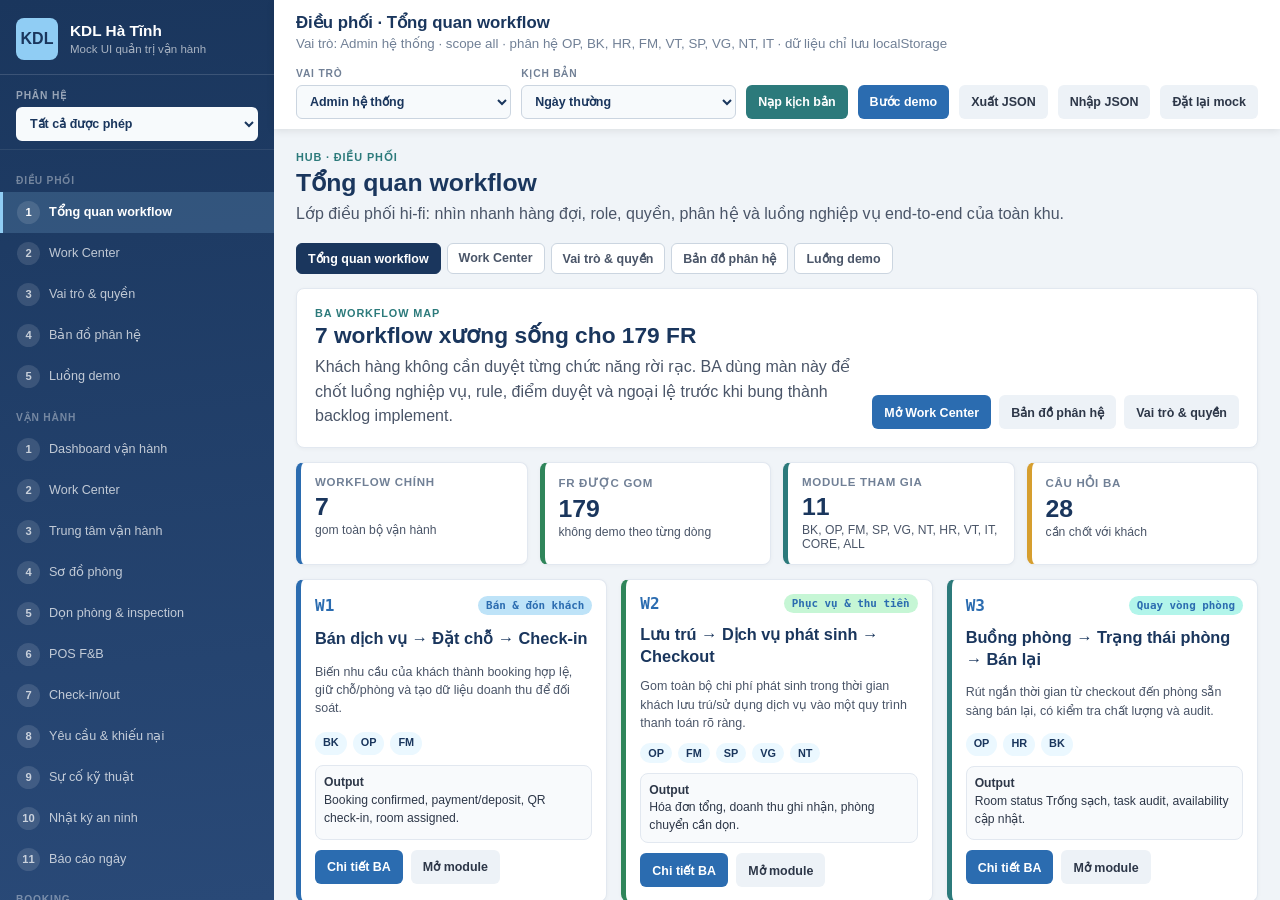
<file: prototype/index.html>
<!DOCTYPE html>
<html lang="vi">
<head>
  <meta charset="UTF-8">
  <meta name="viewport" content="width=device-width, initial-scale=1.0">
  <title>Prototype quản trị KDL Hà Tĩnh</title>
  <link rel="stylesheet" href="assets/css/app.css">
</head>
<body>
  <aside class="sidebar" id="sidebar">
    <div class="brand">
      <div class="brand-mark">KDL</div>
      <div>
        <div class="brand-name">KDL Hà Tĩnh</div>
        <div class="brand-sub">Mock UI quản trị vận hành</div>
      </div>
    </div>
    <div class="nav-filter">
      <label for="module-filter">Phân hệ</label>
      <select id="module-filter"></select>
    </div>
    <nav id="nav"></nav>
  </aside>

  <main class="main">
    <header class="topbar">
      <div class="topbar-title">
        <div id="screen-title">Prototype quản trị</div>
        <small id="screen-subtitle">HTML + CSS + JavaScript thuần, dữ liệu mock cục bộ</small>
      </div>
      <div class="topbar-actions">
        <label class="role-picker">
          <span>Vai trò</span>
          <select id="role-select"></select>
        </label>
        <label class="role-picker">
          <span>Kịch bản</span>
          <select id="scenario-select">
            <option value="normal">Ngày thường</option>
            <option value="weekend">Cuối tuần đông khách</option>
            <option value="incident">Sự cố vận hành</option>
            <option value="finance">Duyệt chi cao điểm</option>
          </select>
        </label>
        <button class="btn btn-teal" id="btn-scenario" type="button">Nạp kịch bản</button>
        <button class="btn btn-primary" id="btn-demo-step" type="button">Bước demo</button>
        <button class="btn btn-ghost" id="btn-export" type="button">Xuất JSON</button>
        <button class="btn btn-ghost" id="btn-import" type="button">Nhập JSON</button>
        <input id="import-file" type="file" accept="application/json" hidden>
        <button class="btn btn-ghost" id="btn-reset" type="button">Đặt lại mock</button>
      </div>
    </header>

    <section class="content" id="app"></section>
  </main>

  <div class="toast-wrap" id="toast-wrap"></div>
  <div class="modal-backdrop" id="modal-root" hidden></div>

  <script src="../charts_html/data/org-data.js"></script>
  <script src="../charts_html/data/reqs-data.js"></script>
  <script src="../charts_html/data/mapping-data.js"></script>
  <script src="data/_bridge.js"></script>
  <script src="data/mock-op.js"></script>
  <script src="data/mock-bk.js"></script>
  <script src="data/mock-hr.js"></script>
  <script src="data/mock-fm.js"></script>
  <script src="data/mock-vt.js"></script>
  <script src="data/mock-sp-vg-nt-it.js"></script>
  <script src="assets/js/components.js"></script>
  <script src="assets/js/app.js"></script>
</body>
</html>
</file>
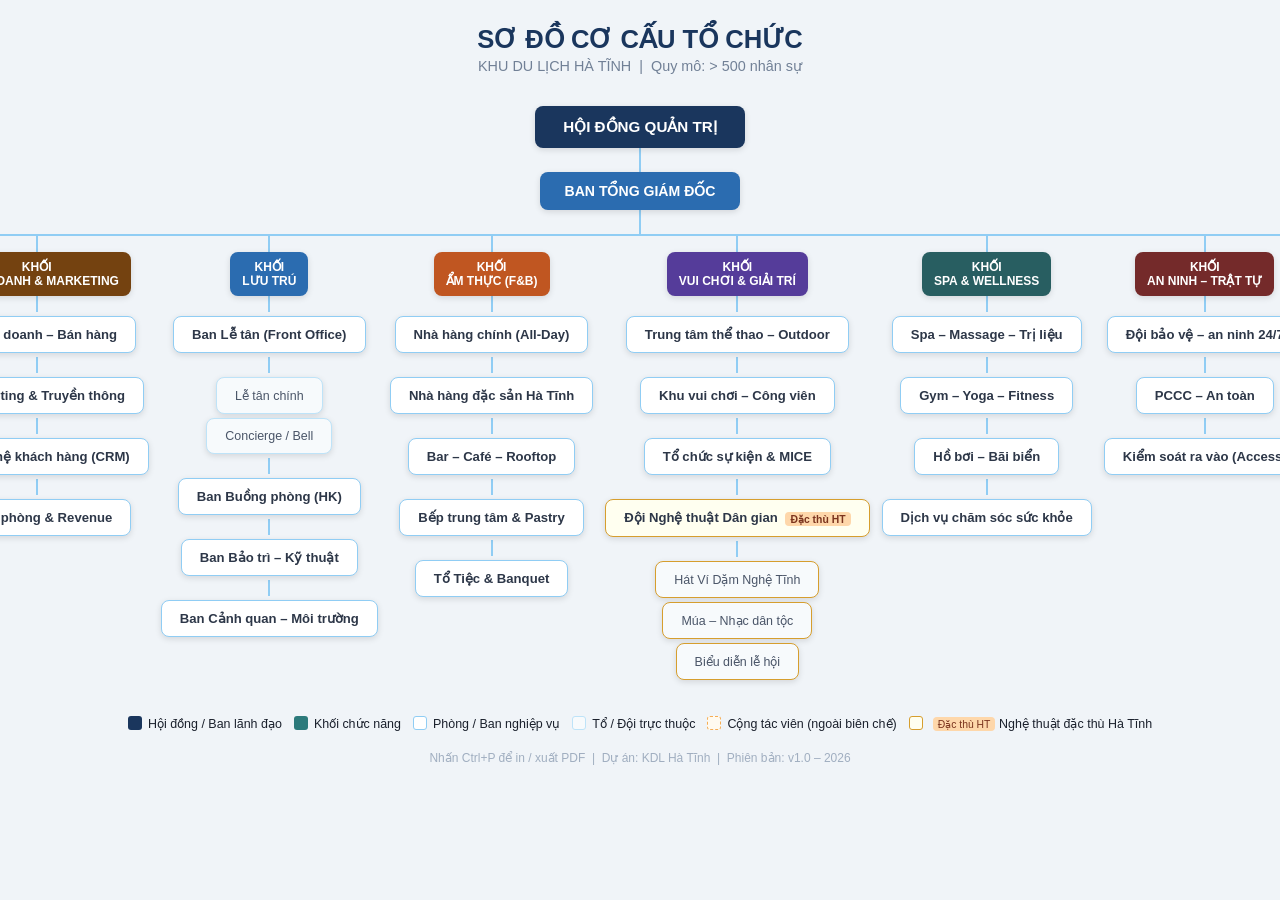
<file: so_do_co_cau_to_chuc.html>
<!DOCTYPE html>
<html lang="vi">
<head>
  <meta charset="UTF-8" />
  <meta name="viewport" content="width=device-width, initial-scale=1.0" />
  <title>Sơ Đồ Cơ Cấu Tổ Chức – Khu Du Lịch Hà Tĩnh</title>
  <style>
    * { box-sizing: border-box; margin: 0; padding: 0; }

    body {
      font-family: 'Segoe UI', Tahoma, Geneva, Verdana, sans-serif;
      background: #f0f4f8;
      color: #1a202c;
      padding: 24px;
      min-width: 1200px;
    }

    h1 {
      text-align: center;
      font-size: 1.6rem;
      font-weight: 700;
      color: #1a365d;
      margin-bottom: 4px;
    }
    .subtitle {
      text-align: center;
      font-size: 0.9rem;
      color: #718096;
      margin-bottom: 32px;
    }

    /* ── Tree container ── */
    .tree {
      display: flex;
      flex-direction: column;
      align-items: center;
      gap: 0;
    }

    /* ── Generic box ── */
    .box {
      border-radius: 8px;
      padding: 10px 18px;
      text-align: center;
      font-size: 0.82rem;
      font-weight: 600;
      white-space: nowrap;
      box-shadow: 0 2px 6px rgba(0,0,0,0.12);
      position: relative;
    }

    /* ── Level colours ── */
    .lvl-hdqt   { background: #1a365d; color: #fff; font-size: 0.95rem; padding: 12px 28px; }
    .lvl-bgd    { background: #2b6cb0; color: #fff; font-size: 0.88rem; padding: 11px 24px; }
    .lvl-khoi   { background: #2c7a7b; color: #fff; }
    .lvl-phong  { background: #fff;    color: #2d3748; border: 1.5px solid #90cdf4; }
    .lvl-to     { background: #f7fafc; color: #4a5568; border: 1px solid #bee3f8; font-weight: 500; font-size: 0.78rem; }
    .lvl-ctv    { background: #fffaf0; color: #744210; border: 1.5px dashed #f6ad55; }

    /* ── Connector lines ── */
    .v-line {
      width: 2px;
      background: #90cdf4;
      margin: 0 auto;
    }
    .v-line-sm { height: 16px; }
    .v-line-md { height: 24px; }

    .h-branch {
      display: flex;
      align-items: flex-start;
      justify-content: center;
      gap: 0;
      position: relative;
    }

    /* horizontal bar above branches */
    .h-bar {
      position: absolute;
      top: 0;
      height: 2px;
      background: #90cdf4;
    }

    .branch-col {
      display: flex;
      flex-direction: column;
      align-items: center;
      min-width: 160px;
      padding: 0 6px;
    }

    /* ── Sub-list inside a phong ── */
    .sub-list {
      display: flex;
      flex-direction: column;
      align-items: center;
      gap: 4px;
      margin-top: 4px;
    }

    /* ── Legend ── */
    .legend {
      display: flex;
      flex-wrap: wrap;
      gap: 12px;
      justify-content: center;
      margin-top: 36px;
      font-size: 0.78rem;
    }
    .legend-item {
      display: flex;
      align-items: center;
      gap: 6px;
    }
    .legend-dot {
      width: 14px; height: 14px;
      border-radius: 3px;
      flex-shrink: 0;
    }

    /* ── Tooltip badge ── */
    .badge {
      display: inline-block;
      font-size: 0.65rem;
      background: #fed7aa;
      color: #7b341e;
      border-radius: 4px;
      padding: 1px 5px;
      margin-left: 4px;
      vertical-align: middle;
    }

    /* ── Print / export hint ── */
    .hint {
      text-align: center;
      font-size: 0.75rem;
      color: #a0aec0;
      margin-top: 20px;
    }

    @media print {
      body { background: #fff; padding: 8px; }
      .hint { display: none; }
    }
  </style>
</head>
<body>

<h1>SƠ ĐỒ CƠ CẤU TỔ CHỨC</h1>
<p class="subtitle">KHU DU LỊCH HÀ TĨNH &nbsp;|&nbsp; Quy mô: &gt; 500 nhân sự</p>

<div class="tree">

  <!-- Level 1: HĐQT -->
  <div class="box lvl-hdqt">HỘI ĐỒNG QUẢN TRỊ</div>

  <div class="v-line v-line-md"></div>

  <!-- Level 2: Ban TGĐ -->
  <div class="box lvl-bgd">BAN TỔNG GIÁM ĐỐC</div>
  <div class="v-line v-line-md"></div>

  <!-- === HORIZONTAL BRANCHES (8 khối) === -->
  <!-- Outer wrapper to draw horizontal bar -->
  <div style="position:relative; display:flex; justify-content:center;">

    <!-- Top horizontal line spanning all 8 columns -->
    <div style="position:absolute; top:0; left:10%; right:10%; height:2px; background:#90cdf4;"></div>

    <div style="display:flex; align-items:flex-start; gap:0; padding-top:2px;">

      <!-- ① Khối Quản lý & Điều hành -->
      <div class="branch-col" style="min-width:175px;">
        <div class="v-line v-line-sm"></div>
        <div class="box lvl-khoi" style="background:#276749; font-size:0.75rem; padding:8px 12px; text-align:center;">
          KHỐI<br/>QUẢN LÝ & ĐIỀU HÀNH
        </div>
        <div class="v-line v-line-sm"></div>
        <div class="sub-list">
          <div class="box lvl-phong">P. Hành chính – Nhân sự</div>
          <div class="v-line v-line-sm"></div>
          <div class="box lvl-to">Tuyển dụng</div>
          <div class="box lvl-to">Lương – BHXH</div>
          <div class="box lvl-to">Đào tạo & PTNS</div>
          <div class="v-line v-line-sm"></div>
          <div class="box lvl-phong">P. Tài chính – Kế toán</div>
          <div class="v-line v-line-sm"></div>
          <div class="box lvl-phong">P. Pháp chế – Tuân thủ</div>
          <div class="v-line v-line-sm"></div>
          <div class="box lvl-phong">P. Công nghệ thông tin</div>
        </div>
      </div>

      <!-- ② Khối Kinh doanh & Marketing -->
      <div class="branch-col" style="min-width:175px;">
        <div class="v-line v-line-sm"></div>
        <div class="box lvl-khoi" style="background:#744210; font-size:0.75rem; padding:8px 12px; text-align:center;">
          KHỐI<br/>KINH DOANH & MARKETING
        </div>
        <div class="v-line v-line-sm"></div>
        <div class="sub-list">
          <div class="box lvl-phong">P. Kinh doanh – Bán hàng</div>
          <div class="v-line v-line-sm"></div>
          <div class="box lvl-phong">P. Marketing & Truyền thông</div>
          <div class="v-line v-line-sm"></div>
          <div class="box lvl-phong">P. Quan hệ khách hàng (CRM)</div>
          <div class="v-line v-line-sm"></div>
          <div class="box lvl-phong">P. Đặt phòng & Revenue</div>
        </div>
      </div>

      <!-- ③ Khối Lưu trú -->
      <div class="branch-col" style="min-width:165px;">
        <div class="v-line v-line-sm"></div>
        <div class="box lvl-khoi" style="background:#2b6cb0; font-size:0.75rem; padding:8px 12px; text-align:center;">
          KHỐI<br/>LƯU TRÚ
        </div>
        <div class="v-line v-line-sm"></div>
        <div class="sub-list">
          <div class="box lvl-phong">Ban Lễ tân (Front Office)</div>
          <div class="v-line v-line-sm"></div>
          <div class="box lvl-to">Lễ tân chính</div>
          <div class="box lvl-to">Concierge / Bell</div>
          <div class="v-line v-line-sm"></div>
          <div class="box lvl-phong">Ban Buồng phòng (HK)</div>
          <div class="v-line v-line-sm"></div>
          <div class="box lvl-phong">Ban Bảo trì – Kỹ thuật</div>
          <div class="v-line v-line-sm"></div>
          <div class="box lvl-phong">Ban Cảnh quan – Môi trường</div>
        </div>
      </div>

      <!-- ④ Khối Ẩm thực F&B -->
      <div class="branch-col" style="min-width:175px;">
        <div class="v-line v-line-sm"></div>
        <div class="box lvl-khoi" style="background:#c05621; font-size:0.75rem; padding:8px 12px; text-align:center;">
          KHỐI<br/>ẨM THỰC (F&amp;B)
        </div>
        <div class="v-line v-line-sm"></div>
        <div class="sub-list">
          <div class="box lvl-phong">Nhà hàng chính (All-Day)</div>
          <div class="v-line v-line-sm"></div>
          <div class="box lvl-phong">Nhà hàng đặc sản Hà Tĩnh</div>
          <div class="v-line v-line-sm"></div>
          <div class="box lvl-phong">Bar – Café – Rooftop</div>
          <div class="v-line v-line-sm"></div>
          <div class="box lvl-phong">Bếp trung tâm & Pastry</div>
          <div class="v-line v-line-sm"></div>
          <div class="box lvl-phong">Tổ Tiệc & Banquet</div>
        </div>
      </div>

      <!-- ⑤ Khối Vui chơi & Giải trí -->
      <div class="branch-col" style="min-width:185px;">
        <div class="v-line v-line-sm"></div>
        <div class="box lvl-khoi" style="background:#553c9a; font-size:0.75rem; padding:8px 12px; text-align:center;">
          KHỐI<br/>VUI CHƠI & GIẢI TRÍ
        </div>
        <div class="v-line v-line-sm"></div>
        <div class="sub-list">
          <div class="box lvl-phong">Trung tâm thể thao – Outdoor</div>
          <div class="v-line v-line-sm"></div>
          <div class="box lvl-phong">Khu vui chơi – Công viên</div>
          <div class="v-line v-line-sm"></div>
          <div class="box lvl-phong">Tổ chức sự kiện & MICE</div>
          <div class="v-line v-line-sm"></div>
          <div class="box lvl-phong" style="border-color:#d69e2e; background:#fffff0;">
            Đội Nghệ thuật Dân gian
            <span class="badge">Đặc thù HT</span>
          </div>
          <div class="v-line v-line-sm"></div>
          <div class="box lvl-to" style="border-color:#d69e2e;">Hát Ví Dặm Nghệ Tĩnh</div>
          <div class="box lvl-to" style="border-color:#d69e2e;">Múa – Nhạc dân tộc</div>
          <div class="box lvl-to" style="border-color:#d69e2e;">Biểu diễn lễ hội</div>
        </div>
      </div>

      <!-- ⑥ Khối Spa & Wellness -->
      <div class="branch-col" style="min-width:165px;">
        <div class="v-line v-line-sm"></div>
        <div class="box lvl-khoi" style="background:#285e61; font-size:0.75rem; padding:8px 12px; text-align:center;">
          KHỐI<br/>SPA &amp; WELLNESS
        </div>
        <div class="v-line v-line-sm"></div>
        <div class="sub-list">
          <div class="box lvl-phong">Spa – Massage – Trị liệu</div>
          <div class="v-line v-line-sm"></div>
          <div class="box lvl-phong">Gym – Yoga – Fitness</div>
          <div class="v-line v-line-sm"></div>
          <div class="box lvl-phong">Hồ bơi – Bãi biển</div>
          <div class="v-line v-line-sm"></div>
          <div class="box lvl-phong">Dịch vụ chăm sóc sức khỏe</div>
        </div>
      </div>

      <!-- ⑦ Khối An ninh -->
      <div class="branch-col" style="min-width:155px;">
        <div class="v-line v-line-sm"></div>
        <div class="box lvl-khoi" style="background:#742a2a; font-size:0.75rem; padding:8px 12px; text-align:center;">
          KHỐI<br/>AN NINH – TRẬT TỰ
        </div>
        <div class="v-line v-line-sm"></div>
        <div class="sub-list">
          <div class="box lvl-phong">Đội bảo vệ – an ninh 24/7</div>
          <div class="v-line v-line-sm"></div>
          <div class="box lvl-phong">PCCC – An toàn</div>
          <div class="v-line v-line-sm"></div>
          <div class="box lvl-phong">Kiểm soát ra vào (Access)</div>
        </div>
      </div>

      <!-- ⑧ Khối Cộng tác viên -->
      <div class="branch-col" style="min-width:185px;">
        <div class="v-line v-line-sm"></div>
        <div class="box lvl-ctv" style="font-size:0.75rem; padding:8px 12px; text-align:center; font-weight:700;">
          KHỐI<br/>CỘNG TÁC VIÊN
          <span class="badge">CTV</span>
        </div>
        <div class="v-line v-line-sm"></div>
        <div class="sub-list">
          <div class="box lvl-ctv">Nghệ nhân Hát chèo / Ví Dặm</div>
          <div class="v-line v-line-sm"></div>
          <div class="box lvl-ctv">Hướng dẫn viên địa phương</div>
          <div class="v-line v-line-sm"></div>
          <div class="box lvl-ctv">Nhiếp ảnh gia – Content Creator</div>
          <div class="v-line v-line-sm"></div>
          <div class="box lvl-ctv">CTV thời vụ (lễ hội, sự kiện)</div>
          <div class="v-line v-line-sm"></div>
          <div class="box lvl-ctv">Chuyên gia / Tư vấn độc lập</div>
        </div>
      </div>

    </div><!-- end flex -->
  </div><!-- end outer wrapper -->

</div><!-- end tree -->

<!-- LEGEND -->
<div class="legend">
  <div class="legend-item">
    <div class="legend-dot" style="background:#1a365d;"></div>
    <span>Hội đồng / Ban lãnh đạo</span>
  </div>
  <div class="legend-item">
    <div class="legend-dot" style="background:#2c7a7b;"></div>
    <span>Khối chức năng</span>
  </div>
  <div class="legend-item">
    <div class="legend-dot" style="background:#fff; border:1.5px solid #90cdf4;"></div>
    <span>Phòng / Ban nghiệp vụ</span>
  </div>
  <div class="legend-item">
    <div class="legend-dot" style="background:#f7fafc; border:1px solid #bee3f8;"></div>
    <span>Tổ / Đội trực thuộc</span>
  </div>
  <div class="legend-item">
    <div class="legend-dot" style="background:#fffaf0; border:1.5px dashed #f6ad55;"></div>
    <span>Cộng tác viên (ngoài biên chế)</span>
  </div>
  <div class="legend-item">
    <div class="legend-dot" style="background:#fffff0; border:1.5px solid #d69e2e;"></div>
    <span><span class="badge">Đặc thù HT</span> Nghệ thuật đặc thù Hà Tĩnh</span>
  </div>
</div>

<p class="hint">Nhấn Ctrl+P để in / xuất PDF &nbsp;|&nbsp; Dự án: KDL Hà Tĩnh &nbsp;|&nbsp; Phiên bản: v1.0 – 2026</p>

</body>
</html>
</file>
<file: prototype/assets/css/app.css>
*{box-sizing:border-box}
html,body{margin:0;height:100%}
body{font-family:"Segoe UI",Tahoma,Arial,sans-serif;background:#f0f4f8;color:#1a202c;display:flex;overflow:hidden}
button,select,input,textarea{font:inherit}
a{color:inherit;text-decoration:none}
.sidebar{width:274px;min-width:274px;background:linear-gradient(175deg,#1a365d 0%,#294977 100%);color:#fff;display:flex;flex-direction:column;overflow:auto}
.brand{display:flex;gap:12px;align-items:center;padding:18px 16px 14px;border-bottom:1px solid rgba(255,255,255,.14)}
.brand-mark{width:42px;height:42px;border-radius:8px;background:#90cdf4;color:#1a365d;font-weight:900;display:flex;align-items:center;justify-content:center}
.brand-name{font-weight:800;font-size:.96rem}.brand-sub{font-size:.72rem;color:rgba(255,255,255,.62);margin-top:2px}
.nav-filter{padding:14px 16px 8px;border-bottom:1px solid rgba(255,255,255,.08)}
.nav-filter label,.role-picker span{display:block;font-size:.64rem;text-transform:uppercase;letter-spacing:.08em;color:rgba(255,255,255,.54);font-weight:800;margin-bottom:6px}
.nav-filter select,.role-picker select{width:100%;height:34px;border-radius:6px;border:1px solid rgba(255,255,255,.18);background:#f7fafc;color:#1a365d;padding:0 9px;font-weight:700;font-size:.78rem}
#nav{padding:10px 0 18px}.nav-group-title{font-size:.64rem;text-transform:uppercase;letter-spacing:.08em;color:rgba(255,255,255,.38);font-weight:800;padding:14px 16px 6px}
.nav-link{display:flex;align-items:center;gap:9px;padding:9px 14px;border-left:3px solid transparent;color:rgba(255,255,255,.72);font-size:.79rem;line-height:1.35}
.nav-link:hover{background:rgba(255,255,255,.08);color:#fff}.nav-link.active{background:rgba(144,205,244,.18);border-left-color:#90cdf4;color:#fff;font-weight:700}
.nav-dot{width:23px;height:23px;border-radius:50%;background:rgba(255,255,255,.12);display:flex;align-items:center;justify-content:center;font-size:.7rem;font-weight:800;flex:none}
.main{flex:1;display:flex;flex-direction:column;min-width:0;height:100vh}
.topbar{min-height:74px;height:auto;background:#fff;display:flex;align-items:flex-start;justify-content:space-between;gap:14px 18px;padding:10px 22px;box-shadow:0 2px 8px rgba(0,0,0,.09);flex:none;flex-wrap:wrap}
.topbar-title{min-width:220px;flex:1 1 260px;padding-top:2px}#screen-title{font-size:1.05rem;font-weight:800;color:#1a365d;white-space:nowrap;overflow:hidden;text-overflow:ellipsis}#screen-subtitle{display:block;color:#718096;margin-top:2px;line-height:1.35}
.topbar-actions{display:flex;align-items:end;justify-content:flex-end;gap:10px;flex:1 1 760px;min-width:0;flex-wrap:wrap}.role-picker{flex:1 1 180px;min-width:170px;max-width:260px}.role-picker span{color:#718096}.role-picker select{min-width:0;border-color:#cbd5e0}
.content{flex:1;overflow:auto;padding:22px}.page{max-width:1480px;margin:0 auto 24px}.page-head{display:flex;justify-content:space-between;align-items:flex-start;gap:16px;margin-bottom:16px}
.eyebrow{font-size:.68rem;letter-spacing:.08em;text-transform:uppercase;color:#2c7a7b;font-weight:900}.page h1{margin:4px 0 5px;color:#1a365d;font-size:1.55rem;letter-spacing:0}.page-desc{margin:0;color:#4a5568;max-width:880px;line-height:1.55}
.btn{height:34px;border:0;border-radius:6px;padding:0 12px;font-size:.78rem;font-weight:800;cursor:pointer;display:inline-flex;align-items:center;gap:7px;white-space:nowrap}
.btn-primary{background:#2b6cb0;color:#fff}.btn-primary:hover{background:#245f9d}.btn-teal{background:#2c7a7b;color:#fff}.btn-warn{background:#d69e2e;color:#1a202c}.btn-danger{background:#c53030;color:#fff}.btn-ghost{background:#edf2f7;color:#2d3748}.btn-ghost:hover{background:#e2e8f0}.btn:disabled{opacity:.42;cursor:not-allowed}
.icon-btn{width:32px;height:32px;border:0;border-radius:50%;background:#edf2f7;color:#2d3748;cursor:pointer;font-size:1.05rem}.icon-btn:hover{background:#e2e8f0}
.kpi-grid{display:grid;grid-template-columns:repeat(4,minmax(170px,1fr));gap:12px;margin-bottom:14px}.kpi-tile{background:#fff;border:1px solid #e2e8f0;border-left:5px solid #2b6cb0;border-radius:8px;padding:13px 14px;box-shadow:0 1px 4px rgba(0,0,0,.04)}.kpi-label{font-size:.72rem;color:#718096;font-weight:800;text-transform:uppercase;letter-spacing:.06em}.kpi-value{font-size:1.55rem;font-weight:900;color:#1a365d;margin-top:5px}.kpi-note{font-size:.76rem;color:#4a5568;margin-top:2px}.tone-green{border-left-color:#2f855a}.tone-yellow{border-left-color:#d69e2e}.tone-red{border-left-color:#c53030}.tone-teal{border-left-color:#2c7a7b}.tone-blue{border-left-color:#2b6cb0}
.grid-2{display:grid;grid-template-columns:1.05fr .95fr;gap:14px}.grid-3{display:grid;grid-template-columns:repeat(3,1fr);gap:14px}.panel{background:#fff;border:1px solid #e2e8f0;border-radius:8px;margin-bottom:14px;box-shadow:0 1px 4px rgba(0,0,0,.04)}.panel-head{display:flex;justify-content:space-between;align-items:center;gap:10px;padding:12px 14px;border-bottom:1px solid #edf2f7}.panel h2{font-size:.98rem;color:#1a365d;margin:0}.panel-body{padding:14px}
.tabs{display:flex;gap:6px;flex-wrap:wrap;margin:0 0 14px}.tab{border:1px solid #cbd5e0;background:#fff;color:#4a5568;border-radius:6px;padding:7px 11px;font-size:.78rem;font-weight:800}.tab.active{background:#1a365d;color:#fff;border-color:#1a365d}
.table-wrap{overflow:auto;border:1px solid #e2e8f0;border-radius:8px;background:#fff}table{width:100%;border-collapse:collapse;min-width:720px}th,td{padding:9px 10px;border-bottom:1px solid #edf2f7;text-align:left;vertical-align:top;font-size:.78rem}th{background:#f7fafc;color:#4a5568;text-transform:uppercase;letter-spacing:.05em;font-size:.66rem}tr:last-child td{border-bottom:0}
.badge{display:inline-flex;align-items:center;border-radius:999px;padding:3px 8px;font-size:.68rem;font-weight:900;white-space:nowrap}.badge-green{background:#c6f6d5;color:#22543d}.badge-blue{background:#bee3f8;color:#1a365d}.badge-yellow{background:#feebc8;color:#7b341e}.badge-red{background:#fed7d7;color:#9b2c2c}.badge-teal{background:#b2f5ea;color:#234e52}.badge-gray,.badge-neutral{background:#e2e8f0;color:#4a5568}.badge-purple{background:#e9d8fd;color:#44337a}
.room-grid{display:grid;grid-template-columns:repeat(auto-fill,minmax(106px,1fr));gap:9px}.room-tile{border:1px solid #e2e8f0;border-radius:8px;padding:10px;background:#fff;cursor:pointer;min-height:86px}.room-tile:hover{box-shadow:0 4px 12px rgba(43,108,176,.16);transform:translateY(-1px)}.room-no{font-weight:900;color:#1a365d}.room-type{font-size:.7rem;color:#718096;margin:2px 0 8px}.room-status{font-size:.68rem;font-weight:900;border-radius:5px;padding:4px 6px;display:inline-block}.status-empty{background:#c6f6d5;color:#22543d}.status-occupied{background:#bee3f8;color:#1a365d}.status-clean{background:#feebc8;color:#7b341e}.status-maintenance{background:#fed7d7;color:#9b2c2c}.status-reserved{background:#e9d8fd;color:#44337a}
.table-map{display:grid;grid-template-columns:repeat(auto-fill,minmax(94px,1fr));gap:9px}.fnb-table{border:1px solid #cbd5e0;border-radius:8px;min-height:76px;padding:10px;background:#fff}.fnb-table.busy{border-color:#d69e2e;background:#fffaf0}.fnb-table.free{border-color:#9ae6b4;background:#f0fff4}.fnb-name{font-weight:900;color:#1a365d}.fnb-seat{font-size:.72rem;color:#718096;margin-top:3px}
.timeline{display:grid;gap:8px}.slot{display:grid;grid-template-columns:92px 1fr 110px;gap:10px;align-items:center;background:#f7fafc;border:1px solid #e2e8f0;border-radius:8px;padding:9px}.progress{height:9px;border-radius:999px;background:#e2e8f0;overflow:hidden}.progress span{display:block;height:100%;background:#2c7a7b}.matrix{display:grid;border:1px solid #e2e8f0;border-radius:8px;overflow:auto}.matrix div{padding:8px;border-right:1px solid #edf2f7;border-bottom:1px solid #edf2f7;font-size:.75rem}.matrix .head{background:#f7fafc;font-weight:900;color:#1a365d}
.workflow-hero{display:flex;justify-content:space-between;gap:18px;align-items:flex-end;background:#fff;border:1px solid #e2e8f0;border-radius:8px;padding:18px;margin-bottom:14px;box-shadow:0 1px 4px rgba(0,0,0,.04)}.workflow-hero h2{margin:3px 0 6px;color:#1a365d;font-size:1.42rem}.workflow-hero p{margin:0;color:#4a5568;line-height:1.55;max-width:820px}.workflow-hero-actions{display:flex;gap:8px;flex-wrap:wrap;justify-content:flex-end;flex:none}.workflow-grid{display:grid;grid-template-columns:repeat(auto-fit,minmax(300px,1fr));gap:14px;margin-bottom:14px}.workflow-card{background:#fff;border:1px solid #e2e8f0;border-left:5px solid #2b6cb0;border-radius:8px;padding:14px;box-shadow:0 1px 4px rgba(0,0,0,.04);display:grid;gap:10px}.workflow-green{border-left-color:#2f855a}.workflow-teal{border-left-color:#2c7a7b}.workflow-red{border-left-color:#c53030}.workflow-yellow{border-left-color:#d69e2e}.workflow-purple{border-left-color:#805ad5}.workflow-card-head{display:flex;justify-content:space-between;align-items:center;gap:10px}.workflow-card-head>span{font-family:Consolas,monospace;color:#2b6cb0;font-weight:900}.workflow-card h3{margin:0;color:#1a365d;font-size:1.02rem;line-height:1.35}.workflow-card p{margin:0;color:#4a5568;font-size:.78rem;line-height:1.48}.workflow-modules,.fr-chip-row,.workflow-detail-head div{display:flex;gap:6px;flex-wrap:wrap}.workflow-modules span,.fr-chip-row span,.workflow-detail-head span{background:#ebf8ff;color:#1a365d;border-radius:999px;padding:4px 8px;font-size:.68rem;font-weight:900}.workflow-output{background:#f8fafc;border:1px solid #e2e8f0;border-radius:8px;padding:8px;color:#2d3748;font-size:.76rem;line-height:1.45}.workflow-actions{display:flex;gap:8px;flex-wrap:wrap}.workflow-detail-head{display:grid;gap:10px;margin-bottom:12px}.workflow-detail-head p{margin:0;color:#4a5568;line-height:1.5}.decision-list{display:grid;gap:8px}.decision-list div{border:1px solid #e2e8f0;background:#f8fafc;border-radius:8px;padding:9px;color:#2d3748;font-size:.78rem;line-height:1.4}
.work-board{display:grid;grid-template-columns:repeat(auto-fit,minmax(220px,1fr));gap:10px}.work-column{border:1px solid #e2e8f0;border-radius:8px;background:#f8fafc;min-height:160px;overflow:hidden}.work-column-head{display:flex;justify-content:space-between;align-items:center;background:#fff;border-bottom:1px solid #e2e8f0;padding:9px 10px;color:#1a365d}.work-column-head span{min-width:24px;height:24px;border-radius:999px;background:#edf2f7;color:#2d3748;display:inline-flex;align-items:center;justify-content:center;font-size:.72rem;font-weight:900}.work-card{display:grid;gap:6px;margin:9px;border:1px solid #e2e8f0;border-left:4px solid #2b6cb0;border-radius:8px;background:#fff;padding:10px;box-shadow:0 1px 3px rgba(0,0,0,.04)}.work-card strong{color:#1a365d;font-size:.82rem;line-height:1.35}.work-meta{font-size:.72rem;color:#718096;line-height:1.35}.work-status{font-size:.74rem;color:#2d3748;background:#edf2f7;border-radius:6px;padding:5px 7px;line-height:1.35}
.role-profile{display:grid;grid-template-columns:.9fr 1.1fr;gap:14px;align-items:start}.role-profile b{display:block;color:#1a365d;font-size:1rem;margin-bottom:6px}.role-profile p{margin:0;color:#4a5568;line-height:1.5;font-size:.82rem}.permission-grid{display:grid;grid-template-columns:repeat(2,minmax(150px,1fr));gap:8px}.permission-item{display:flex;justify-content:space-between;align-items:center;gap:8px;border:1px solid #e2e8f0;border-radius:8px;background:#f8fafc;padding:8px 9px;font-size:.76rem;font-weight:800;color:#2d3748}.module-map{display:grid;grid-template-columns:repeat(auto-fit,minmax(290px,1fr));gap:14px}.module-card{background:#fff;border:1px solid #e2e8f0;border-radius:8px;padding:13px;box-shadow:0 1px 4px rgba(0,0,0,.04);display:grid;gap:12px}.module-card-head{display:flex;justify-content:space-between;gap:12px;align-items:flex-start}.module-card-head span{font-size:.68rem;letter-spacing:.08em;color:#2c7a7b;font-weight:900}.module-card h3{margin:3px 0 0;color:#1a365d;font-size:1.04rem}.module-metrics{display:grid;grid-template-columns:repeat(3,auto 1fr);gap:2px 6px;align-items:baseline;border-block:1px solid #edf2f7;padding:9px 0}.module-metrics b{color:#1a365d}.module-metrics small{color:#718096;font-size:.68rem;font-weight:800;text-transform:uppercase}.screen-pills,.team-row{display:flex;flex-wrap:wrap;gap:6px}.screen-pill,.team-chip{border-radius:999px;padding:4px 8px;font-size:.68rem;font-weight:800}.screen-on{background:#e6fffa;color:#234e52}.screen-off{background:#edf2f7;color:#718096}.team-chip{background:#ebf8ff;color:#1a365d}.flow-map{display:grid;grid-template-columns:repeat(auto-fit,minmax(320px,1fr));gap:14px;margin-bottom:14px}.flow-card{background:#fff;border:1px solid #e2e8f0;border-radius:8px;padding:14px;box-shadow:0 1px 4px rgba(0,0,0,.04)}.flow-title{display:flex;justify-content:space-between;align-items:center;gap:12px;margin-bottom:12px}.flow-title h3{margin:0;color:#1a365d;font-size:1rem}.flow-steps{display:grid;gap:8px}.flow-step{display:grid;grid-template-columns:28px 1fr;gap:8px;align-items:center;background:#f8fafc;border:1px solid #e2e8f0;border-radius:8px;padding:8px}.flow-step span{width:24px;height:24px;border-radius:50%;background:#2b6cb0;color:#fff;display:flex;align-items:center;justify-content:center;font-size:.72rem;font-weight:900}.flow-step b{font-size:.78rem;color:#2d3748}
.empty{padding:24px;text-align:center;color:#718096;background:#f7fafc;border:1px dashed #cbd5e0;border-radius:8px}.note{background:#ebf8ff;color:#1a365d;border:1px solid #bee3f8;border-radius:8px;padding:10px 12px;font-size:.8rem;line-height:1.5}.form-grid{display:grid;grid-template-columns:repeat(2,1fr);gap:10px}.field label{display:block;font-size:.68rem;text-transform:uppercase;letter-spacing:.06em;color:#718096;font-weight:900;margin-bottom:5px}.field input,.field select,.field textarea{width:100%;border:1px solid #cbd5e0;border-radius:6px;padding:8px;background:#fff}.field textarea{min-height:74px;resize:vertical}.full{grid-column:1/-1}
.modal-backdrop{position:fixed;inset:0;background:rgba(26,54,93,.32);display:flex;align-items:center;justify-content:center;z-index:50;padding:18px}.modal-backdrop[hidden]{display:none}.modal{width:min(720px,100%);max-height:92vh;overflow:auto;background:#fff;border-radius:8px;box-shadow:0 20px 60px rgba(0,0,0,.28)}.modal-head,.modal-foot{display:flex;justify-content:space-between;align-items:center;gap:12px;padding:13px 15px;border-bottom:1px solid #e2e8f0}.modal-head h2{margin:0;color:#1a365d;font-size:1rem}.modal-body{padding:15px}.modal-foot{border-top:1px solid #e2e8f0;border-bottom:0;justify-content:flex-end}
.toast-wrap{position:fixed;right:18px;bottom:18px;z-index:70;display:grid;gap:8px}.toast{background:#1a365d;color:#fff;padding:10px 12px;border-radius:8px;box-shadow:0 8px 22px rgba(0,0,0,.22);font-size:.82rem;max-width:340px}.toast-success{background:#276749}.toast-warn{background:#975a16}.toast-error{background:#9b2c2c}
.fr-list{display:grid;grid-template-columns:repeat(auto-fit,minmax(260px,1fr));gap:10px}.fr-item{border:1px solid #e2e8f0;border-radius:8px;padding:10px;background:#fff}.fr-code{font-family:Consolas,monospace;color:#2b6cb0;font-weight:900;font-size:.75rem}.fr-name{font-weight:800;color:#1a365d;margin-top:3px}.fr-desc{font-size:.76rem;color:#4a5568;margin-top:4px;line-height:1.45}
@media (max-width:980px){body{display:block;overflow:auto}.sidebar{position:relative;width:100%;height:auto;min-width:0}.main{height:auto}.topbar{height:auto;align-items:flex-start;flex-direction:column}.topbar-actions{width:100%;align-items:stretch}.role-picker{flex:1}.content{padding:14px}.grid-2,.grid-3,.kpi-grid,.role-profile,.permission-grid,.flow-map,.workflow-grid{grid-template-columns:1fr}.workflow-hero{display:block}.workflow-hero-actions{justify-content:flex-start;margin-top:12px}.page-head{display:block}.matrix{grid-template-columns:150px repeat(5,100px)}}
</file>
